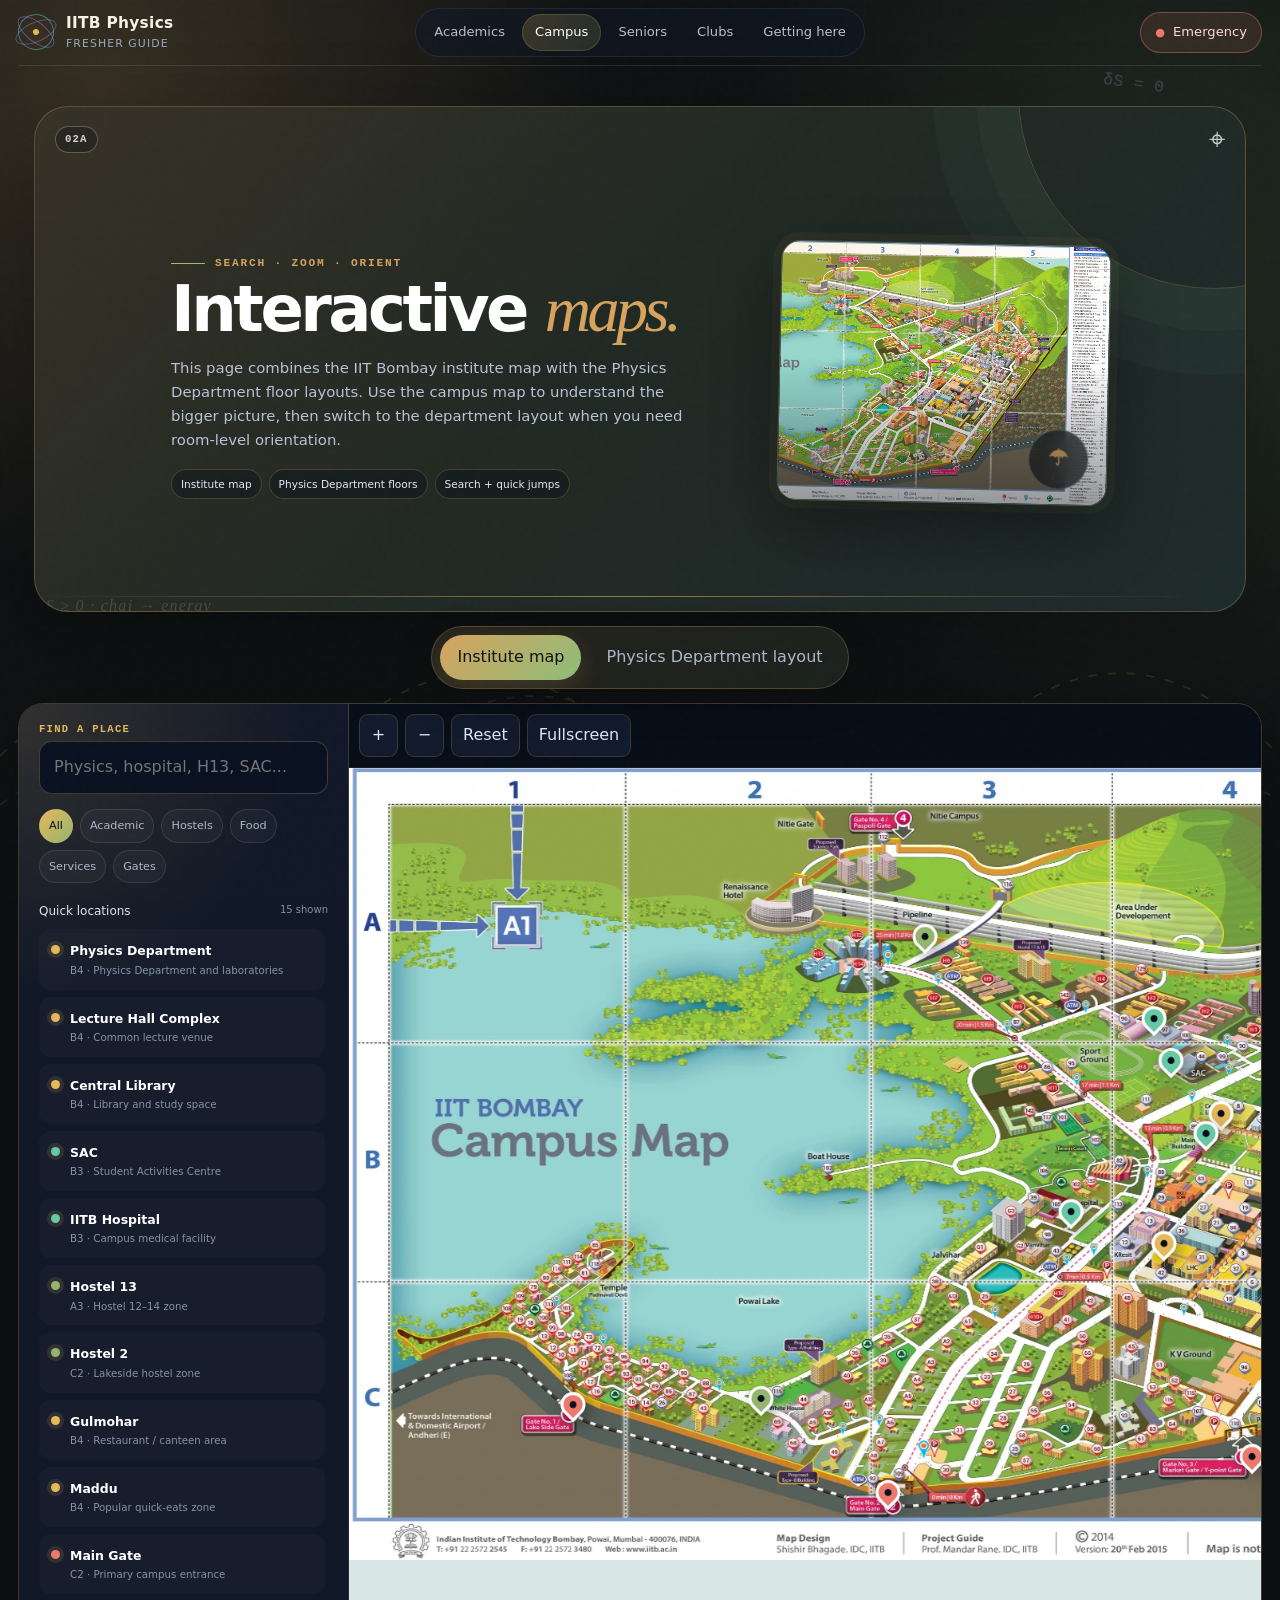
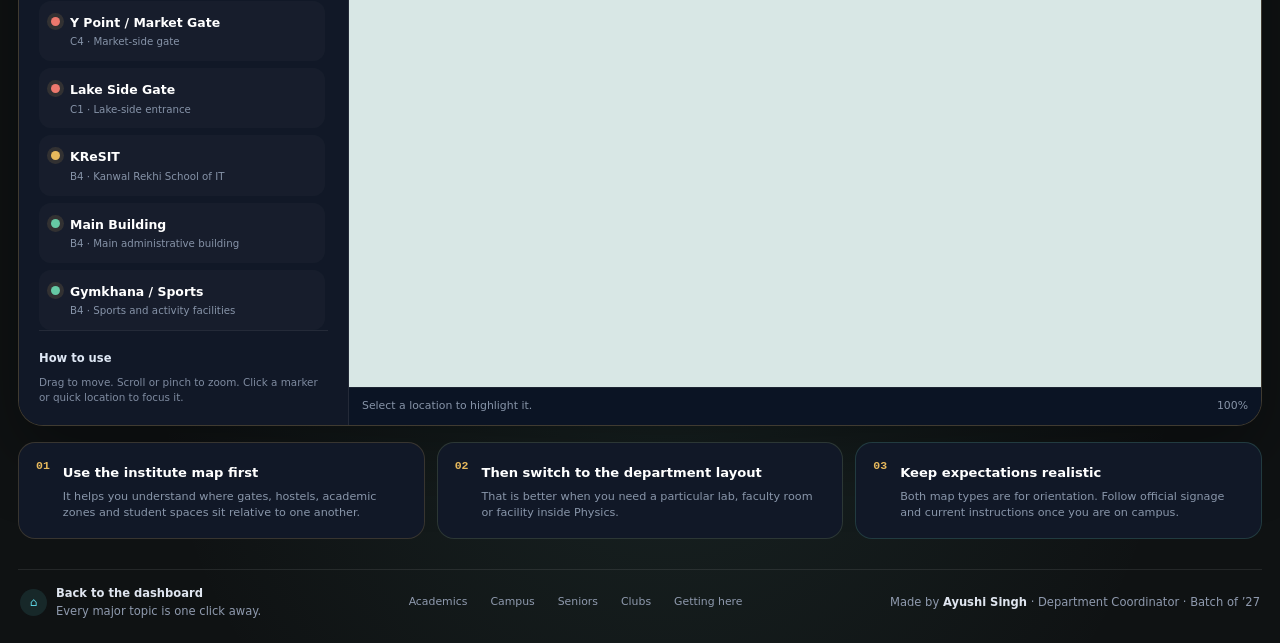
<file: campus-map.html>
<!doctype html>
<html lang="en">
<head>
  <meta charset="utf-8">
  <meta name="viewport" content="width=device-width,initial-scale=1">
  <meta name="description" content="Interactive IIT Bombay campus map and Physics Department layouts for incoming students.">
  <meta name="theme-color" content="#1a2238">
  <title>Interactive Maps — IITB Physics Fresher Guide</title>
  <link rel="stylesheet" href="./styles.css">
</head>
<body class="physics-dashboard-page dashboard-subpage guide-page page-campus campus-map-page">
<a class="skip-link" href="#main">Skip to content</a>
<div class="physics-sky subpage-physics-sky" aria-hidden="true">
  <span class="formula f1">r⃗ = (x,y)</span>
  <span class="formula f2">δS = 0</span>
  <span class="formula f3">you are here →</span>
  <span class="formula f4">∇·E = ρ/ε₀</span>
  <svg class="wave-field" viewBox="0 0 1200 220" preserveAspectRatio="none">
    <path d="M0,110 C100,20 200,200 300,110 S500,20 600,110 S800,200 900,110 S1100,20 1200,110"></path>
    <path d="M0,150 C120,70 220,215 350,120 S560,55 700,140 S980,60 1200,145"></path>
  </svg>
</div>
<nav class="dashboard-nav subpage-dashboard-nav" aria-label="Primary navigation">
  <a class="dashboard-brand" href="./index.html"><span class="brand-orbit" aria-hidden="true"><i></i></span><span><strong>IITB Physics</strong><small>Fresher Guide</small></span></a>
  <div class="dashboard-nav-links">
    <a href="./academics.html">Academics</a>
    <a class="active" href="./campus-life.html">Campus</a>
    <a href="./seniors.html">Seniors</a>
    <a href="./clubs.html">Clubs</a>
    <a href="./transport.html">Getting here</a>
  </div>
  <a class="emergency-pill" href="./emergency.html"><span>●</span> Emergency</a>
</nav>
<main id="main" class="dashboard-main dashboard-subpage-main campus-map-main">
  <section class="page-hero map-page-hero">
    <div class="subpage-card-topline"><span class="card-index">02A</span><span class="card-symbol">⌖</span></div>
    <div class="shell page-hero-grid map-hero-grid">
      <div class="reveal">
        <p class="kicker">Search · zoom · orient</p>
        <h1 class="page-title">Interactive <em>maps.</em></h1>
        <p class="lede">This page combines the IIT Bombay institute map with the Physics Department floor layouts. Use the campus map to understand the bigger picture, then switch to the department layout when you need room-level orientation.</p>
        <div class="subpage-meta"><span>Institute map</span><span>Physics Department floors</span><span>Search + quick jumps</span></div>
      </div>
      <figure class="page-visual reveal map-hero-visual"><img src="./assets/iitb-campus-map.webp" alt="IIT Bombay campus map preview"></figure>
    </div>
  </section>

  <section class="section">
    <div class="shell">
      <div class="tab-bar map-top-tabs" data-tabs=".map-panel">
        <button class="tab-button" data-tab="institute-map" type="button">Institute map</button>
        <button class="tab-button" data-tab="department-layout" type="button">Physics Department layout</button>
      </div>

      <section id="institute-map" class="map-panel active">
        <div class="map-shell">
          <aside class="map-sidebar" aria-label="Map controls">
            <div class="map-search-wrap">
              <label for="map-search">Find a place</label>
              <input id="map-search" type="search" placeholder="Physics, hospital, H13, SAC..." autocomplete="off">
            </div>
            <div class="map-categories" role="group" aria-label="Filter locations">
              <button class="map-chip active" data-map-filter="all" type="button">All</button>
              <button class="map-chip" data-map-filter="academic" type="button">Academic</button>
              <button class="map-chip" data-map-filter="hostel" type="button">Hostels</button>
              <button class="map-chip" data-map-filter="food" type="button">Food</button>
              <button class="map-chip" data-map-filter="service" type="button">Services</button>
              <button class="map-chip" data-map-filter="gate" type="button">Gates</button>
            </div>
            <div class="map-results-head"><span>Quick locations</span><small id="map-result-count">0 shown</small></div>
            <div id="map-results" class="map-results"></div>
            <div class="map-help"><strong>How to use</strong><p>Drag to move. Scroll or pinch to zoom. Click a marker or quick location to focus it.</p></div>
          </aside>
          <div class="map-stage-wrap">
            <div class="map-toolbar" aria-label="Map controls">
              <button id="map-zoom-in" type="button" aria-label="Zoom in">+</button>
              <button id="map-zoom-out" type="button" aria-label="Zoom out">−</button>
              <button id="map-reset" type="button">Reset</button>
              <button id="map-fullscreen" type="button">Fullscreen</button>
            </div>
            <div id="map-viewport" class="map-viewport" tabindex="0" aria-label="Interactive IIT Bombay campus map">
              <div id="map-canvas" class="map-canvas">
                <img src="./assets/iitb-campus-map.webp" alt="Illustrated IIT Bombay campus map">
                <div id="map-markers" class="map-markers"></div>
              </div>
            </div>
            <div class="map-status"><span id="map-selection">Select a location to highlight it.</span><span id="map-zoom-label">100%</span></div>
          </div>
        </div>
      </section>

      <section id="department-layout" class="map-panel">
        <div class="dept-shell panel">
          <div class="dept-sidebar">
            <p class="eyebrow">Physics Department</p>
            <h2>Floor layouts</h2>
            <p class="dept-copy">These booklet layouts are presented in a cleaner viewer so you can switch floors quickly. The original room labels are preserved, but the display is restyled for readability.</p>
            <div class="dept-floor-tabs" role="tablist" aria-label="Physics Department floors">
              <button class="dept-floor-tab active" type="button" data-floor="ground" role="tab" aria-selected="true">Ground floor</button>
              <button class="dept-floor-tab" type="button" data-floor="first" role="tab" aria-selected="false">First floor</button>
              <button class="dept-floor-tab" type="button" data-floor="second" role="tab" aria-selected="false">Second floor</button>
              <button class="dept-floor-tab" type="button" data-floor="third" role="tab" aria-selected="false">Third floor</button>
            </div>
            <div id="dept-meta" class="dept-meta"></div>
            <div class="dept-notes">
              <article><span>Tip</span><p>Use this for room-level orientation after you reach the department building.</p></article>
              <article><span>Note</span><p>Layouts come from the freshie booklet, so some rooms may shift over time.</p></article>
            </div>
          </div>
          <div class="dept-viewer-wrap">
            <div class="dept-toolbar">
              <button id="dept-zoom-in" type="button">+</button>
              <button id="dept-zoom-out" type="button">−</button>
              <button id="dept-reset" type="button">Reset</button>
              <button id="dept-fullscreen" type="button">Fullscreen</button>
            </div>
            <div id="dept-viewport" class="dept-viewport" tabindex="0" aria-label="Physics Department floor viewer">
              <div id="dept-canvas" class="dept-canvas">
                <img id="dept-image" src="./assets/physics-ground-floor.webp" alt="Physics Department ground floor layout">
              </div>
            </div>
          </div>
        </div>
      </section>

      <section class="map-note-grid">
        <article><span>01</span><div><strong>Use the institute map first</strong><p>It helps you understand where gates, hostels, academic zones and student spaces sit relative to one another.</p></div></article>
        <article><span>02</span><div><strong>Then switch to the department layout</strong><p>That is better when you need a particular lab, faculty room or facility inside Physics.</p></div></article>
        <article><span>03</span><div><strong>Keep expectations realistic</strong><p>Both map types are for orientation. Follow official signage and current instructions once you are on campus.</p></div></article>
      </section>
    </div>
  </section>
</main>
<footer class="dashboard-subpage-footer"><div class="dashboard-bottom subpage-bottom"><a class="bottom-note back-dashboard" href="./index.html"><span>⌂</span><p><strong>Back to the dashboard</strong><br>Every major topic is one click away.</p></a><div class="subpage-footer-links" aria-label="Guide links"><a href="./academics.html">Academics</a><a href="./campus-life.html">Campus</a><a href="./seniors.html">Seniors</a><a href="./clubs.html">Clubs</a><a href="./transport.html">Getting here</a></div><p class="maker-credit">Made by <strong>Ayushi Singh</strong> · Department Coordinator · Batch of ’27</p></div></footer>
<script src="./site.js"></script>
<script>
const locations = [
  {id:'physics', name:'Physics Department', category:'academic', zone:'B4', x:57.8, y:70.1, note:'Physics Department and laboratories'},
  {id:'lhc', name:'Lecture Hall Complex', category:'academic', zone:'B4', x:59.6, y:56.2, note:'Common lecture venue'},
  {id:'library', name:'Central Library', category:'academic', zone:'B4', x:51.5, y:45.2, note:'Library and study space'},
  {id:'sac', name:'SAC', category:'service', zone:'B3', x:48.5, y:38.5, note:'Student Activities Centre'},
  {id:'hospital', name:'IITB Hospital', category:'service', zone:'B3', x:42.6, y:57.6, note:'Campus medical facility'},
  {id:'h13', name:'Hostel 13', category:'hostel', zone:'A3', x:34.0, y:22.8, note:'Hostel 12–14 zone'},
  {id:'h2', name:'Hostel 2', category:'hostel', zone:'C2', x:24.3, y:81.2, note:'Lakeside hostel zone'},
  {id:'gulmohar', name:'Gulmohar', category:'food', zone:'B4', x:56.4, y:51.3, note:'Restaurant / canteen area'},
  {id:'maddu', name:'Maddu', category:'food', zone:'B4', x:60.8, y:52.9, note:'Popular quick-eats zone'},
  {id:'main-gate', name:'Main Gate', category:'gate', zone:'C2', x:31.8, y:93.1, note:'Primary campus entrance'},
  {id:'yp-gate', name:'Y Point / Market Gate', category:'gate', zone:'C4', x:53.3, y:88.5, note:'Market-side gate'},
  {id:'lake-gate', name:'Lake Side Gate', category:'gate', zone:'C1', x:13.2, y:82.0, note:'Lake-side entrance'},
  {id:'kresit', name:'KReSIT', category:'academic', zone:'B4', x:48.1, y:61.6, note:'Kanwal Rekhi School of IT'},
  {id:'main-building', name:'Main Building', category:'service', zone:'B4', x:50.6, y:47.7, note:'Main administrative building'},
  {id:'gymkhana', name:'Gymkhana / Sports', category:'service', zone:'B4', x:47.5, y:33.2, note:'Sports and activity facilities'}
];
const floorData = {
  ground: {title:'Ground floor', image:'./assets/physics-ground-floor.webp', note:'Clean room, materials labs, workshop, STAR lab and central facilities.'},
  first: {title:'First floor', image:'./assets/physics-first-floor.webp', note:'Electronics, general physics, solids state and nuclear physics related rooms.'},
  second: {title:'Second floor', image:'./assets/physics-second-floor.webp', note:'Faculty rooms, theory/research rooms and upper-floor academic spaces.'},
  third: {title:'Third floor', image:'./assets/physics-third-floor.webp', note:'Additional faculty and research rooms shown in the booklet layout.'}
};

function initDraggableZoom(viewport, canvas, zoomLabel, onReset){
  let scale = 1, tx = 0, ty = 0, dragging = false, start = {x:0,y:0}, origin = {x:0,y:0};
  function apply(){
    canvas.style.transform = `translate(${tx}px, ${ty}px) scale(${scale})`;
    if (zoomLabel) zoomLabel.textContent = `${Math.round(scale*100)}%`;
  }
  function clamp(v){ return Math.min(4, Math.max(.65, v)); }
  function zoomAt(next, clientX, clientY){
    const rect = viewport.getBoundingClientRect();
    const x = clientX - rect.left, y = clientY - rect.top;
    const old = scale; scale = clamp(next); const f = scale / old;
    tx = x - (x - tx) * f; ty = y - (y - ty) * f; apply();
  }
  viewport.addEventListener('wheel', e => { e.preventDefault(); zoomAt(scale * (e.deltaY < 0 ? 1.12 : .89), e.clientX, e.clientY); }, {passive:false});
  viewport.addEventListener('dblclick', e => zoomAt(scale * 1.35, e.clientX, e.clientY));
  viewport.addEventListener('pointerdown', e => {
    dragging = true; viewport.setPointerCapture(e.pointerId); start = {x:e.clientX,y:e.clientY}; origin = {x:tx,y:ty}; viewport.classList.add('dragging');
  });
  viewport.addEventListener('pointermove', e => { if(!dragging) return; tx = origin.x + e.clientX - start.x; ty = origin.y + e.clientY - start.y; apply(); });
  function endDrag(e){ if (dragging && viewport.hasPointerCapture(e.pointerId)) viewport.releasePointerCapture(e.pointerId); dragging = false; viewport.classList.remove('dragging'); }
  viewport.addEventListener('pointerup', endDrag); viewport.addEventListener('pointercancel', endDrag);
  return {
    zoomIn(){ const r=viewport.getBoundingClientRect(); zoomAt(scale*1.2, r.left+r.width/2, r.top+r.height/2); },
    zoomOut(){ const r=viewport.getBoundingClientRect(); zoomAt(scale/1.2, r.left+r.width/2, r.top+r.height/2); },
    reset(){ scale=1; tx=0; ty=0; apply(); if(onReset) onReset(); },
    setView(nextScale,nextTx,nextTy){ scale=clamp(nextScale); tx=nextTx; ty=nextTy; apply(); },
    apply
  };
}

// Institute map
const mapViewport = document.querySelector('#map-viewport');
const mapCanvas = document.querySelector('#map-canvas');
const markerLayer = document.querySelector('#map-markers');
const resultList = document.querySelector('#map-results');
const search = document.querySelector('#map-search');
const count = document.querySelector('#map-result-count');
const selection = document.querySelector('#map-selection');
const zoomLabel = document.querySelector('#map-zoom-label');
const chips = [...document.querySelectorAll('.map-chip')];
let activeFilter = 'all';
let selectedId = '';
const mapControls = initDraggableZoom(mapViewport, mapCanvas, zoomLabel, () => { selectedId=''; selection.textContent='Select a location to highlight it.'; updateMarkers(); });
function visibleLocations(){
  const q = search.value.trim().toLowerCase();
  return locations.filter(loc => (activeFilter==='all'||loc.category===activeFilter) && (!q || `${loc.name} ${loc.zone} ${loc.note}`.toLowerCase().includes(q)));
}
function focusLocation(loc){
  selectedId = loc.id;
  const rect = mapViewport.getBoundingClientRect();
  const px = mapCanvas.offsetWidth * loc.x / 100;
  const py = mapCanvas.offsetHeight * loc.y / 100;
  const focusScale = 1.85;
  const tx = rect.width / 2 - px * focusScale;
  const ty = rect.height / 2 - py * focusScale;
  mapControls.setView(focusScale, tx, ty);
  selection.innerHTML = `<strong>${loc.name}</strong> · ${loc.zone} · ${loc.note}`;
  updateMarkers();
}
function updateMarkers(){
  const ids = new Set(visibleLocations().map(v => v.id));
  [...markerLayer.children].forEach(marker => {
    marker.hidden = !ids.has(marker.dataset.id);
    marker.classList.toggle('selected', marker.dataset.id === selectedId);
  });
}
function renderResults(){
  const visible = visibleLocations();
  count.textContent = `${visible.length} shown`;
  resultList.innerHTML = '';
  visible.forEach(loc => {
    const btn = document.createElement('button');
    btn.type = 'button'; btn.className = 'map-result'; btn.dataset.category = loc.category;
    btn.innerHTML = `<span class="map-result-dot"></span><span><strong>${loc.name}</strong><small>${loc.zone} · ${loc.note}</small></span>`;
    btn.addEventListener('click', () => focusLocation(loc));
    resultList.appendChild(btn);
  });
  if (!visible.length) resultList.innerHTML = '<p class="map-empty">No matching location.</p>';
  updateMarkers();
}
locations.forEach(loc => {
  const marker = document.createElement('button');
  marker.type='button'; marker.className='map-marker'; marker.dataset.id=loc.id; marker.dataset.category=loc.category;
  marker.style.left = `${loc.x}%`; marker.style.top = `${loc.y}%`; marker.setAttribute('aria-label', loc.name);
  marker.innerHTML = '<span></span><b>'+loc.name+'</b>';
  marker.addEventListener('click', e => { e.stopPropagation(); focusLocation(loc); });
  markerLayer.appendChild(marker);
});
chips.forEach(chip => chip.addEventListener('click', () => { activeFilter = chip.dataset.mapFilter; chips.forEach(c => c.classList.toggle('active', c===chip)); renderResults(); }));
search.addEventListener('input', renderResults);
document.querySelector('#map-zoom-in').addEventListener('click', () => mapControls.zoomIn());
document.querySelector('#map-zoom-out').addEventListener('click', () => mapControls.zoomOut());
document.querySelector('#map-reset').addEventListener('click', () => mapControls.reset());
document.querySelector('#map-fullscreen').addEventListener('click', async () => { const el=document.querySelector('.map-stage-wrap'); if(!document.fullscreenElement) await el.requestFullscreen(); else await document.exitFullscreen(); });
renderResults();
mapControls.apply();

// Department layout
const deptTabs = [...document.querySelectorAll('.dept-floor-tab')];
const deptMeta = document.querySelector('#dept-meta');
const deptImage = document.querySelector('#dept-image');
const deptCanvas = document.querySelector('#dept-canvas');
const deptViewport = document.querySelector('#dept-viewport');
const deptControls = initDraggableZoom(deptViewport, deptCanvas, null, null);
function setFloor(id){
  const data = floorData[id]; if(!data) return;
  deptTabs.forEach(tab => { const active = tab.dataset.floor === id; tab.classList.toggle('active', active); tab.setAttribute('aria-selected', String(active)); });
  deptImage.src = data.image; deptImage.alt = `Physics Department ${data.title.toLowerCase()} layout`;
  deptMeta.innerHTML = `<strong>${data.title}</strong><p>${data.note}</p>`;
  deptControls.reset();
}
deptTabs.forEach(tab => tab.addEventListener('click', () => setFloor(tab.dataset.floor)));
document.querySelector('#dept-zoom-in').addEventListener('click', () => deptControls.zoomIn());
document.querySelector('#dept-zoom-out').addEventListener('click', () => deptControls.zoomOut());
document.querySelector('#dept-reset').addEventListener('click', () => deptControls.reset());
document.querySelector('#dept-fullscreen').addEventListener('click', async () => { const el=document.querySelector('.dept-viewer-wrap'); if(!document.fullscreenElement) await el.requestFullscreen(); else await document.exitFullscreen(); });
setFloor('ground');
</script>
</body>
</html>
</file>
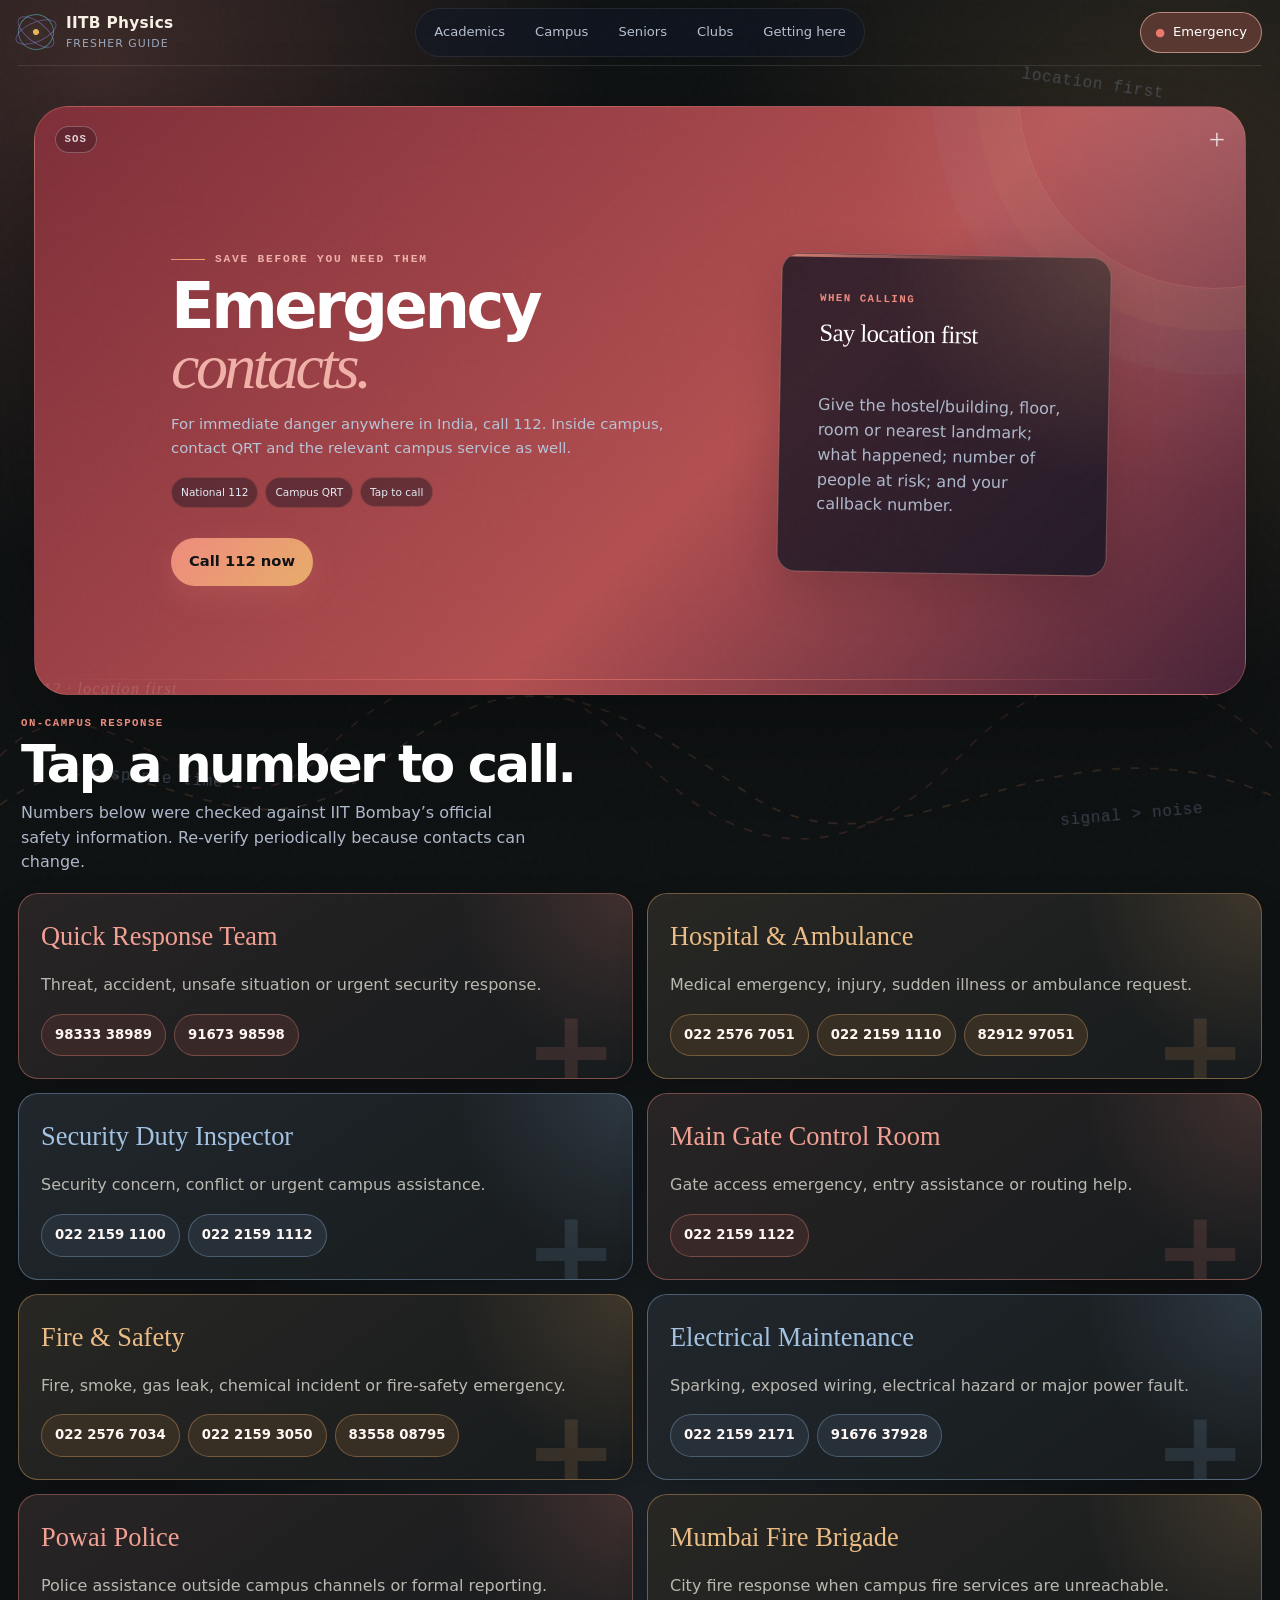
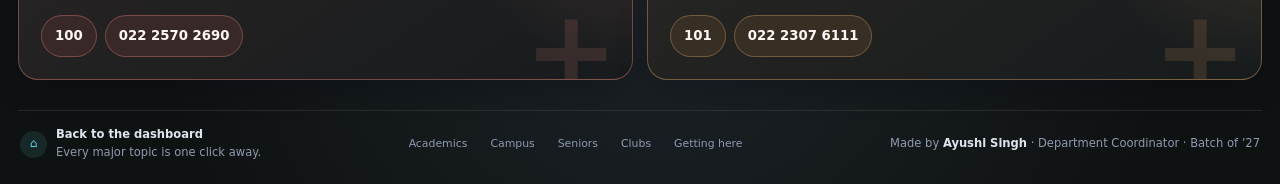
<file: emergency.html>
<!doctype html><html lang="en"><head><meta charset="utf-8"><meta name="viewport" content="width=device-width,initial-scale=1"><meta name="theme-color" content="#4b2425"><meta name="description" content="IIT Bombay emergency contacts for security, ambulance, hospital and fire response."><title>Emergency Contacts — IITB Fresher Guide</title><link rel="stylesheet" href="./styles.css"><style>.call-grid{display:grid;grid-template-columns:repeat(2,1fr);gap:14px}.call-card{padding:22px;border:1px solid rgba(214,111,98,.28);border-radius:20px;background:rgba(109,64,51,.36)}.call-card h2{margin:0 0 7px;font-family:Georgia,serif;font-size:1.65rem;font-weight:500}.call-card p{color:var(--muted)}.call-actions{display:flex;flex-wrap:wrap;gap:8px;margin-top:16px}.call-button{display:inline-flex;padding:10px 13px;border-radius:999px;background:var(--ink);color:var(--paper);font-weight:800;text-decoration:none;font-size:.83rem}.national{background:#6d4033!important}@media(max-width:720px){.call-grid{grid-template-columns:1fr}}</style></head><body class="physics-dashboard-page dashboard-subpage guide-page page-emergency"><a class="skip-link" href="#main">Skip to content</a>
<div class="physics-sky subpage-physics-sky" aria-hidden="true">
  <span class="formula f1">112</span>
  <span class="formula f2">location first</span>
  <span class="formula f3">response time ↓</span>
  <span class="formula f4">signal > noise</span>
  <svg class="wave-field" viewBox="0 0 1200 220" preserveAspectRatio="none">
    <path d="M0,110 C100,20 200,200 300,110 S500,20 600,110 S800,200 900,110 S1100,20 1200,110"></path>
    <path d="M0,150 C120,70 220,215 350,120 S560,55 700,140 S980,60 1200,145"></path>
  </svg>
</div>
<nav class="dashboard-nav subpage-dashboard-nav" aria-label="Primary navigation">
  <a class="dashboard-brand" href="./index.html">
    <span class="brand-orbit" aria-hidden="true"><i></i></span>
    <span><strong>IITB Physics</strong><small>Fresher Guide</small></span>
  </a>
  <div class="dashboard-nav-links">
    <a href="./academics.html">Academics</a><a href="./campus-life.html">Campus</a><a href="./seniors.html">Seniors</a><a href="./clubs.html">Clubs</a><a href="./transport.html">Getting here</a>
  </div>
  <a class="emergency-pill active" href="./emergency.html"><span>●</span> Emergency</a>
</nav><main id="main" class="dashboard-main dashboard-subpage-main"><section class="page-hero national"><div class="subpage-card-topline"><span class="card-index">SOS</span><span class="card-symbol">+</span></div><div class="shell page-hero-grid"><div><p class="kicker" style="color:#f0b1a8">Save before you need them</p><h1 class="page-title">Emergency <em style="color:#f0b1a8">contacts.</em></h1><p class="lede">For immediate danger anywhere in India, call 112. Inside campus, contact QRT and the relevant campus service as well.</p><div class="subpage-meta"><span>National 112</span><span>Campus QRT</span><span>Tap to call</span></div><div class="hero-actions"><a class="btn btn-primary" href="tel:112">Call 112 now</a></div></div><div class="panel"><p class="eyebrow">When calling</p><h3>Say location first</h3><p>Give the hostel/building, floor, room or nearest landmark; what happened; number of people at risk; and your callback number.</p></div></div></section><section class="section"><div class="shell"><div class="section-head"><div><p class="eyebrow">On-campus response</p><h2 class="section-title">Tap a number to call.</h2><p class="section-copy">Numbers below were checked against IIT Bombay’s official safety information. Re-verify periodically because contacts can change.</p></div></div><div class="call-grid"><article class="call-card"><h2>Quick Response Team</h2><p>Threat, accident, unsafe situation or urgent security response.</p><div class="call-actions"><a class="call-button" href="tel:+919833338989">98333 38989</a><a class="call-button" href="tel:+919167398598">91673 98598</a></div></article><article class="call-card"><h2>Hospital & Ambulance</h2><p>Medical emergency, injury, sudden illness or ambulance request.</p><div class="call-actions"><a class="call-button" href="tel:+912225767051">022 2576 7051</a><a class="call-button" href="tel:+912221591110">022 2159 1110</a><a class="call-button" href="tel:+918291297051">82912 97051</a></div></article><article class="call-card"><h2>Security Duty Inspector</h2><p>Security concern, conflict or urgent campus assistance.</p><div class="call-actions"><a class="call-button" href="tel:+912221591100">022 2159 1100</a><a class="call-button" href="tel:+912221591112">022 2159 1112</a></div></article><article class="call-card"><h2>Main Gate Control Room</h2><p>Gate access emergency, entry assistance or routing help.</p><div class="call-actions"><a class="call-button" href="tel:+912221591122">022 2159 1122</a></div></article><article class="call-card"><h2>Fire & Safety</h2><p>Fire, smoke, gas leak, chemical incident or fire-safety emergency.</p><div class="call-actions"><a class="call-button" href="tel:+912225767034">022 2576 7034</a><a class="call-button" href="tel:+912221593050">022 2159 3050</a><a class="call-button" href="tel:+918355808795">83558 08795</a></div></article><article class="call-card"><h2>Electrical Maintenance</h2><p>Sparking, exposed wiring, electrical hazard or major power fault.</p><div class="call-actions"><a class="call-button" href="tel:+912221592171">022 2159 2171</a><a class="call-button" href="tel:+919167637928">91676 37928</a></div></article><article class="call-card"><h2>Powai Police</h2><p>Police assistance outside campus channels or formal reporting.</p><div class="call-actions"><a class="call-button" href="tel:100">100</a><a class="call-button" href="tel:+912225702690">022 2570 2690</a></div></article><article class="call-card"><h2>Mumbai Fire Brigade</h2><p>City fire response when campus fire services are unreachable.</p><div class="call-actions"><a class="call-button" href="tel:101">101</a><a class="call-button" href="tel:+912223076111">022 2307 6111</a></div></article></div></div></section></main>
<footer class="dashboard-subpage-footer">
  <div class="dashboard-bottom subpage-bottom">
    <a class="bottom-note back-dashboard" href="./index.html">
      <span>⌂</span>
      <p><strong>Back to the dashboard</strong><br>Every major topic is one click away.</p>
    </a>
    <div class="subpage-footer-links" aria-label="Guide links">
      <a href="./academics.html">Academics</a>
      <a href="./campus-life.html">Campus</a>
      <a href="./seniors.html">Seniors</a>
      <a href="./clubs.html">Clubs</a>
      <a href="./transport.html">Getting here</a>
    </div>
    <p class="maker-credit">Made by <strong>Ayushi Singh</strong> · Department Coordinator · Batch of ’27</p>
  </div>
</footer><script src="./site.js"></script></body></html>
</file>
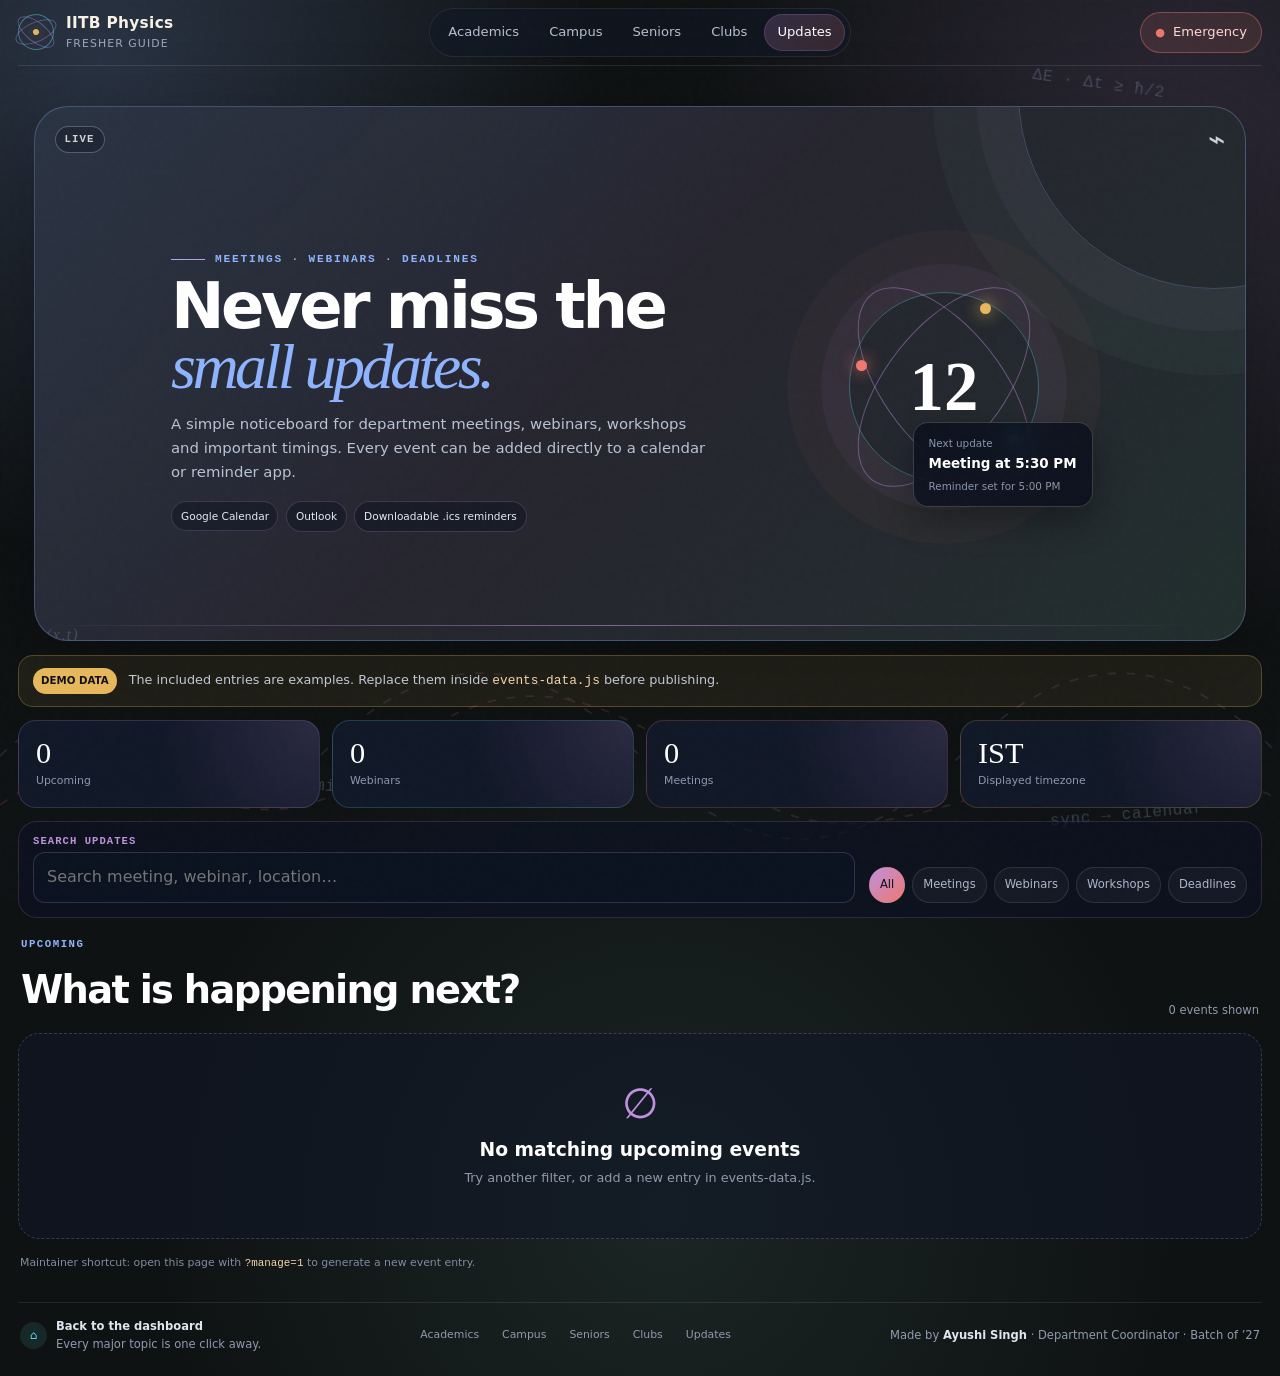
<file: events.html>
<!doctype html>
<html lang="en">
<head>
  <meta charset="utf-8">
  <meta name="viewport" content="width=device-width,initial-scale=1">
  <meta name="description" content="Meetings, webinars, deadlines and student updates for IIT Bombay MSc Physics freshers.">
  <meta name="theme-color" content="#291c3b">
  <title>Events & Updates — IITB Physics Fresher Guide</title>
  <link rel="stylesheet" href="./styles.css">
</head>
<body class="physics-dashboard-page dashboard-subpage guide-page page-events">
<a class="skip-link" href="#main">Skip to updates</a>

<div class="physics-sky subpage-physics-sky" aria-hidden="true">
  <span class="formula f1">t → next event</span>
  <span class="formula f2">ΔE · Δt ≥ ħ/2</span>
  <span class="formula f3">reminder = event − 30 min</span>
  <span class="formula f4">sync → calendar</span>
  <svg class="wave-field" viewBox="0 0 1200 220" preserveAspectRatio="none">
    <path d="M0,110 C100,20 200,200 300,110 S500,20 600,110 S800,200 900,110 S1100,20 1200,110"></path>
    <path d="M0,150 C120,70 220,215 350,120 S560,55 700,140 S980,60 1200,145"></path>
  </svg>
</div>

<nav class="dashboard-nav subpage-dashboard-nav" aria-label="Primary navigation">
  <a class="dashboard-brand" href="./index.html">
    <span class="brand-orbit" aria-hidden="true"><i></i></span>
    <span><strong>IITB Physics</strong><small>Fresher Guide</small></span>
  </a>
  <div class="dashboard-nav-links">
    <a href="./academics.html">Academics</a>
    <a href="./campus-life.html">Campus</a>
    <a href="./seniors.html">Seniors</a>
    <a href="./clubs.html">Clubs</a>
    <a class="active" href="./events.html">Updates</a>
  </div>
  <a class="emergency-pill" href="./emergency.html"><span>●</span> Emergency</a>
</nav>

<main id="main" class="dashboard-main dashboard-subpage-main">
  <section class="page-hero events-page-hero">
    <div class="subpage-card-topline">
      <span class="card-index">LIVE</span>
      <span class="card-symbol">⌁</span>
    </div>
    <div class="shell page-hero-grid">
      <div class="reveal">
        <p class="kicker">Meetings · Webinars · Deadlines</p>
        <h1 class="page-title">Never miss the <em>small updates.</em></h1>
        <p class="lede">A simple noticeboard for department meetings, webinars, workshops and important timings. Every event can be added directly to a calendar or reminder app.</p>
        <div class="subpage-meta">
          <span>Google Calendar</span>
          <span>Outlook</span>
          <span>Downloadable .ics reminders</span>
        </div>
      </div>
      <div class="events-hero-visual reveal" aria-hidden="true">
        <div class="event-orbit">
          <span class="orbit-date">12</span>
          <i class="orbit-one"></i>
          <i class="orbit-two"></i>
          <i class="orbit-three"></i>
        </div>
        <div class="hero-notice-card">
          <span>Next update</span>
          <strong>Meeting at 5:30 PM</strong>
          <small>Reminder set for 5:00 PM</small>
        </div>
      </div>
    </div>
  </section>

  <section class="section">
    <div class="shell">
      <div id="demo-banner" class="events-demo-banner">
        <span>Demo data</span>
        <p>The included entries are examples. Replace them inside <code>events-data.js</code> before publishing.</p>
      </div>

      <section class="events-summary" aria-label="Event summary">
        <div><strong id="upcoming-count">2</strong><span>Upcoming</span></div>
        <div><strong id="webinar-count">1</strong><span>Webinars</span></div>
        <div><strong id="meeting-count">1</strong><span>Meetings</span></div>
        <div><strong>IST</strong><span>Displayed timezone</span></div>
      </section>

      <section class="events-controls" aria-label="Search and filter events">
        <label class="events-search">
          <span>Search updates</span>
          <input id="event-search" type="search" placeholder="Search meeting, webinar, location…" autocomplete="off">
        </label>
        <div class="event-filter-row" role="group" aria-label="Filter event category">
          <button class="event-filter active" data-event-filter="all" type="button">All</button>
          <button class="event-filter" data-event-filter="meeting" type="button">Meetings</button>
          <button class="event-filter" data-event-filter="webinar" type="button">Webinars</button>
          <button class="event-filter" data-event-filter="workshop" type="button">Workshops</button>
          <button class="event-filter" data-event-filter="deadline" type="button">Deadlines</button>
        </div>
      </section>

      <section class="events-section-head">
        <div>
          <p class="eyebrow">Upcoming</p>
          <h2>What is happening next?</h2>
        </div>
        <p id="event-result-count" aria-live="polite">2 events shown</p>
      </section>

      <div id="events-list" class="events-list">
        
<article class="event-card" data-event-category="meeting">
  <div class="event-date-tile"><span>JAN</span><strong>12</strong></div>
  <div class="event-card-main">
    <div class="event-card-topline">
      <span class="event-category">Meeting</span>
      <span class="event-draft-badge">Demo entry</span>
    </div>
    <h3>Example — Department Welcome Meeting</h3>
    <p>Replace this demonstration entry with the actual meeting title, timing and details before publishing.</p>
    <div class="event-meta">
      <span>◷ 17:30–18:15 IST</span>
      <span>⌖ Physics Department Seminar Room</span>
      <span>By Department Coordinator</span>
    </div>
  </div>
  <div class="event-card-actions">
    <details class="reminder-menu">
      <summary>Add reminder</summary>
      <div class="reminder-options">
        <button type="button" disabled>Google Calendar</button>
        <button type="button" disabled>Outlook</button>
        <button type="button" disabled>Download .ics</button>
      </div>
    </details>
    
  </div>
</article>


<article class="event-card" data-event-category="webinar">
  <div class="event-date-tile"><span>JAN</span><strong>18</strong></div>
  <div class="event-card-main">
    <div class="event-card-topline">
      <span class="event-category">Webinar</span>
      <span class="event-draft-badge">Demo entry</span>
    </div>
    <h3>Example — Research Opportunities Webinar</h3>
    <p>A sample webinar card showing how online events, registration links and reminders will appear.</p>
    <div class="event-meta">
      <span>◷ 18:00–19:00 IST</span>
      <span>⌖ Online</span>
      <span>By Physics Student Council</span>
    </div>
  </div>
  <div class="event-card-actions">
    <details class="reminder-menu">
      <summary>Add reminder</summary>
      <div class="reminder-options">
        <button type="button" disabled>Google Calendar</button>
        <button type="button" disabled>Outlook</button>
        <button type="button" disabled>Download .ics</button>
      </div>
    </details>
    <a class="event-secondary-action" href="https://example.com/replace-this-link" target="_blank" rel="noopener">Registration link ↗</a>
  </div>
</article>

      </div>

      <section id="past-events-section" class="past-events-section" hidden>
        <details>
          <summary>View previous updates <span id="past-count"></span></summary>
          <div id="past-events-list" class="events-list compact"></div>
        </details>
      </section>

      <section id="event-manager" class="event-manager panel" hidden>
        <div class="event-manager-intro">
          <p class="eyebrow">Maintainer helper</p>
          <h2>Generate an event entry</h2>
          <p>This form creates a ready-to-paste event object. It does not publish automatically because the website is hosted as a static GitHub Pages site.</p>
        </div>
        <form id="event-builder-form" class="event-builder-grid">
          <label>Title<input name="title" required placeholder="Department meeting"></label>
          <label>Category
            <select name="category">
              <option>Meeting</option><option>Webinar</option><option>Workshop</option>
              <option>Deadline</option><option>Orientation</option><option>Social</option>
            </select>
          </label>
          <label>Date<input name="date" type="date" required></label>
          <label>Start time<input name="start" type="time" required></label>
          <label>End time<input name="end" type="time" required></label>
          <label>Location / platform<input name="location" placeholder="Seminar room or Zoom"></label>
          <label class="builder-wide">Description<textarea name="description" rows="3"></textarea></label>
          <label>Organizer<input name="organizer" placeholder="Department Coordinator"></label>
          <label>Registration URL<input name="registrationUrl" type="url" placeholder="https://…"></label>
          <button class="btn btn-primary builder-wide" type="submit">Generate event code</button>
        </form>
        <div id="event-code-output" class="event-code-output" hidden>
          <div><strong>Copy this object into events-data.js</strong><button id="copy-event-code" type="button">Copy</button></div>
          <pre><code id="event-code"></code></pre>
        </div>
      </section>

      <p class="events-admin-note">Maintainer shortcut: open this page with <code>?manage=1</code> to generate a new event entry.</p>
    </div>
  </section>
</main>

<footer class="dashboard-subpage-footer">
  <div class="dashboard-bottom subpage-bottom">
    <a class="bottom-note back-dashboard" href="./index.html">
      <span>⌂</span>
      <p><strong>Back to the dashboard</strong><br>Every major topic is one click away.</p>
    </a>
    <div class="subpage-footer-links" aria-label="Guide links">
      <a href="./academics.html">Academics</a>
      <a href="./campus-life.html">Campus</a>
      <a href="./seniors.html">Seniors</a>
      <a href="./clubs.html">Clubs</a>
      <a href="./events.html">Updates</a>
    </div>
    <p class="maker-credit">Made by <strong>Ayushi Singh</strong> · Department Coordinator · Batch of ’27</p>
  </div>
</footer>

<script src="./site.js"></script>
<script src="./events-data.js"></script>
<script>
const eventsData = Array.isArray(window.EVENTS_DATA) ? window.EVENTS_DATA : [];
const eventsList = document.querySelector('#events-list');
const pastList = document.querySelector('#past-events-list');
const pastSection = document.querySelector('#past-events-section');
const searchInput = document.querySelector('#event-search');
const filterButtons = [...document.querySelectorAll('.event-filter')];
const resultCount = document.querySelector('#event-result-count');
let activeEventFilter = 'all';

function eventDate(event, key = 'start') {
  const time = event[key] || event.start || '00:00';
  return new Date(`${event.date}T${time}:00+05:30`);
}

function dateParts(event) {
  const date = eventDate(event);
  return {
    month: date.toLocaleDateString('en-IN', { month: 'short', timeZone: 'Asia/Kolkata' }).toUpperCase(),
    day: date.toLocaleDateString('en-IN', { day: '2-digit', timeZone: 'Asia/Kolkata' }),
    full: date.toLocaleDateString('en-IN', { weekday: 'short', day: 'numeric', month: 'short', year: 'numeric', timeZone: 'Asia/Kolkata' })
  };
}

function safeText(value) {
  const node = document.createElement('div');
  node.textContent = value || '';
  return node.innerHTML;
}

function calendarDescription(event) {
  return [event.description, event.organizer ? `Organizer: ${event.organizer}` : '', event.registrationUrl ? `Registration: ${event.registrationUrl}` : '']
    .filter(Boolean).join('\n\n');
}

function compactUtc(date) {
  return date.toISOString().replace(/[-:]/g, '').replace(/\.\d{3}Z$/, 'Z');
}

function googleCalendarUrl(event) {
  const params = new URLSearchParams({
    action: 'TEMPLATE',
    text: event.title,
    dates: `${compactUtc(eventDate(event, 'start'))}/${compactUtc(eventDate(event, 'end'))}`,
    ctz: event.timezone || 'Asia/Kolkata',
    details: calendarDescription(event),
    location: event.location || ''
  });
  return `https://calendar.google.com/calendar/render?${params.toString()}`;
}

function outlookCalendarUrl(event) {
  const params = new URLSearchParams({
    subject: event.title,
    startdt: eventDate(event, 'start').toISOString(),
    enddt: eventDate(event, 'end').toISOString(),
    body: calendarDescription(event),
    location: event.location || '',
    path: '/calendar/action/compose',
    rru: 'addevent'
  });
  return `https://outlook.live.com/calendar/0/deeplink/compose?${params.toString()}`;
}

function downloadIcs(event) {
  const content = [
    'BEGIN:VCALENDAR',
    'VERSION:2.0',
    'PRODID:-//IITB Physics Fresher Guide//Events//EN',
    'BEGIN:VEVENT',
    `UID:${event.id}@iitbphysicsfreshie`,
    `DTSTAMP:${compactUtc(new Date())}`,
    `DTSTART:${compactUtc(eventDate(event, 'start'))}`,
    `DTEND:${compactUtc(eventDate(event, 'end'))}`,
    `SUMMARY:${String(event.title).replace(/,/g, '\\,')}`,
    `DESCRIPTION:${calendarDescription(event).replace(/\n/g, '\\n').replace(/,/g, '\\,')}`,
    `LOCATION:${String(event.location || '').replace(/,/g, '\\,')}`,
    'END:VEVENT',
    'END:VCALENDAR'
  ].join('\r\n');

  const blob = new Blob([content], { type: 'text/calendar;charset=utf-8' });
  const link = document.createElement('a');
  link.href = URL.createObjectURL(blob);
  link.download = `${event.id || 'event'}.ics`;
  document.body.appendChild(link);
  link.click();
  link.remove();
  URL.revokeObjectURL(link.href);
}

function countdown(event) {
  const diff = eventDate(event) - new Date();
  if (diff <= 0) return 'Starting soon';
  const days = Math.floor(diff / 86400000);
  const hours = Math.floor((diff % 86400000) / 3600000);
  if (days > 0) return `In ${days} day${days === 1 ? '' : 's'}`;
  if (hours > 0) return `In ${hours} hour${hours === 1 ? '' : 's'}`;
  return 'Starting soon';
}

function createEventCard(event, compact = false) {
  const date = dateParts(event);
  const article = document.createElement('article');
  article.className = `event-card${compact ? ' event-card-compact' : ''}`;
  article.dataset.eventCategory = String(event.category || '').toLowerCase();

  const registration = event.registrationUrl
    ? `<a class="event-secondary-action" href="${safeText(event.registrationUrl)}" target="_blank" rel="noopener">Registration link ↗</a>`
    : '';

  article.innerHTML = `
    <div class="event-date-tile"><span>${date.month}</span><strong>${date.day}</strong></div>
    <div class="event-card-main">
      <div class="event-card-topline">
        <span class="event-category">${safeText(event.category || 'Update')}</span>
        ${event.draft ? '<span class="event-draft-badge">Demo entry</span>' : `<span class="event-countdown">${countdown(event)}</span>`}
      </div>
      <h3>${safeText(event.title)}</h3>
      <p>${safeText(event.description)}</p>
      <div class="event-meta">
        <span>◷ ${safeText(event.start)}–${safeText(event.end)} IST</span>
        <span>⌖ ${safeText(event.location || event.mode || 'Details soon')}</span>
        ${event.organizer ? `<span>By ${safeText(event.organizer)}</span>` : ''}
      </div>
    </div>
    <div class="event-card-actions">
      <details class="reminder-menu">
        <summary>Add reminder</summary>
        <div class="reminder-options">
          <a href="${googleCalendarUrl(event)}" target="_blank" rel="noopener">Google Calendar</a>
          <a href="${outlookCalendarUrl(event)}" target="_blank" rel="noopener">Outlook Calendar</a>
          <button class="ics-button" type="button">Download .ics</button>
        </div>
      </details>
      ${registration}
    </div>`;

  article.querySelector('.ics-button').addEventListener('click', () => downloadIcs(event));
  return article;
}

function filteredEvents(items) {
  const query = searchInput.value.trim().toLowerCase();
  return items.filter(event => {
    const categoryMatch = activeEventFilter === 'all' || String(event.category).toLowerCase() === activeEventFilter;
    const searchText = `${event.title} ${event.category} ${event.location} ${event.description} ${event.organizer}`.toLowerCase();
    return categoryMatch && (!query || searchText.includes(query));
  });
}

function renderEvents() {
  const now = new Date();
  const upcoming = eventsData
    .filter(event => eventDate(event, 'end') >= now)
    .sort((a, b) => eventDate(a) - eventDate(b));
  const past = eventsData
    .filter(event => eventDate(event, 'end') < now)
    .sort((a, b) => eventDate(b) - eventDate(a));

  const visibleUpcoming = filteredEvents(upcoming);
  eventsList.replaceChildren();

  if (!visibleUpcoming.length) {
    const empty = document.createElement('div');
    empty.className = 'events-empty';
    empty.innerHTML = '<span>∅</span><h3>No matching upcoming events</h3><p>Try another filter, or add a new entry in events-data.js.</p>';
    eventsList.appendChild(empty);
  } else {
    visibleUpcoming.forEach(event => eventsList.appendChild(createEventCard(event)));
  }

  const visiblePast = filteredEvents(past);
  pastList.replaceChildren();
  visiblePast.forEach(event => pastList.appendChild(createEventCard(event, true)));
  pastSection.hidden = !visiblePast.length;
  document.querySelector('#past-count').textContent = visiblePast.length ? `(${visiblePast.length})` : '';

  resultCount.textContent = `${visibleUpcoming.length} event${visibleUpcoming.length === 1 ? '' : 's'} shown`;
  document.querySelector('#upcoming-count').textContent = upcoming.length;
  document.querySelector('#webinar-count').textContent = upcoming.filter(e => String(e.category).toLowerCase() === 'webinar').length;
  document.querySelector('#meeting-count').textContent = upcoming.filter(e => String(e.category).toLowerCase() === 'meeting').length;
  document.querySelector('#demo-banner').hidden = !eventsData.some(event => event.draft);
}

filterButtons.forEach(button => button.addEventListener('click', () => {
  activeEventFilter = button.dataset.eventFilter;
  filterButtons.forEach(item => item.classList.toggle('active', item === button));
  renderEvents();
}));
searchInput.addEventListener('input', renderEvents);

// Maintainer helper — available only with ?manage=1
const manager = document.querySelector('#event-manager');
if (new URLSearchParams(location.search).get('manage') === '1') manager.hidden = false;

const builderForm = document.querySelector('#event-builder-form');
const codeOutput = document.querySelector('#event-code-output');
const eventCode = document.querySelector('#event-code');

builderForm.addEventListener('submit', event => {
  event.preventDefault();
  const data = Object.fromEntries(new FormData(builderForm));
  const id = `${data.date || 'event'}-${String(data.title || 'update').toLowerCase().replace(/[^a-z0-9]+/g, '-').replace(/^-|-$/g, '')}`;
  const object = {
    id,
    title: data.title,
    category: data.category,
    date: data.date,
    start: data.start,
    end: data.end,
    timezone: 'Asia/Kolkata',
    location: data.location,
    mode: data.location && data.location.toLowerCase().includes('online') ? 'Online' : 'In person',
    description: data.description,
    organizer: data.organizer,
    registrationUrl: data.registrationUrl,
    featured: false,
    draft: false
  };
  eventCode.textContent = JSON.stringify(object, null, 2) + ',';
  codeOutput.hidden = false;
});

document.querySelector('#copy-event-code').addEventListener('click', async () => {
  await navigator.clipboard.writeText(eventCode.textContent);
  document.querySelector('#copy-event-code').textContent = 'Copied';
  setTimeout(() => document.querySelector('#copy-event-code').textContent = 'Copy', 1400);
});

renderEvents();
</script>
</body>
</html>
</file>
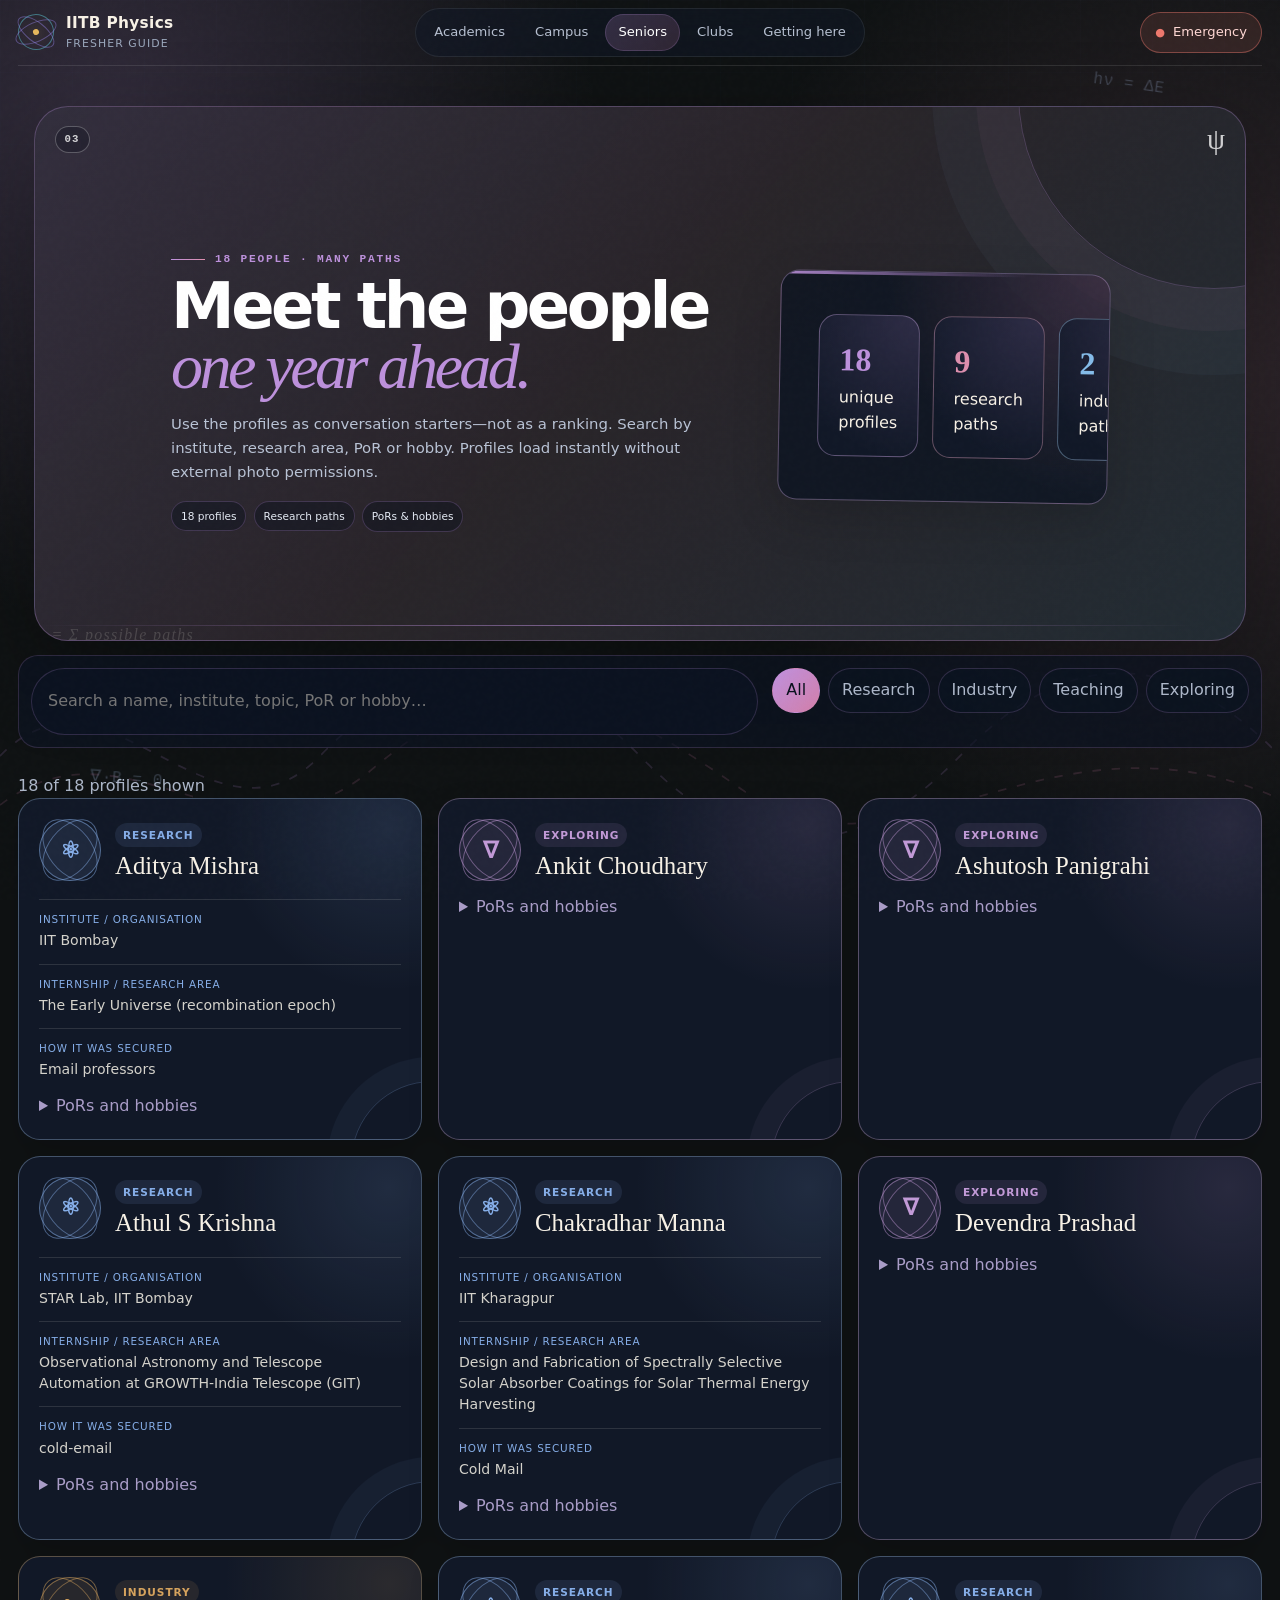
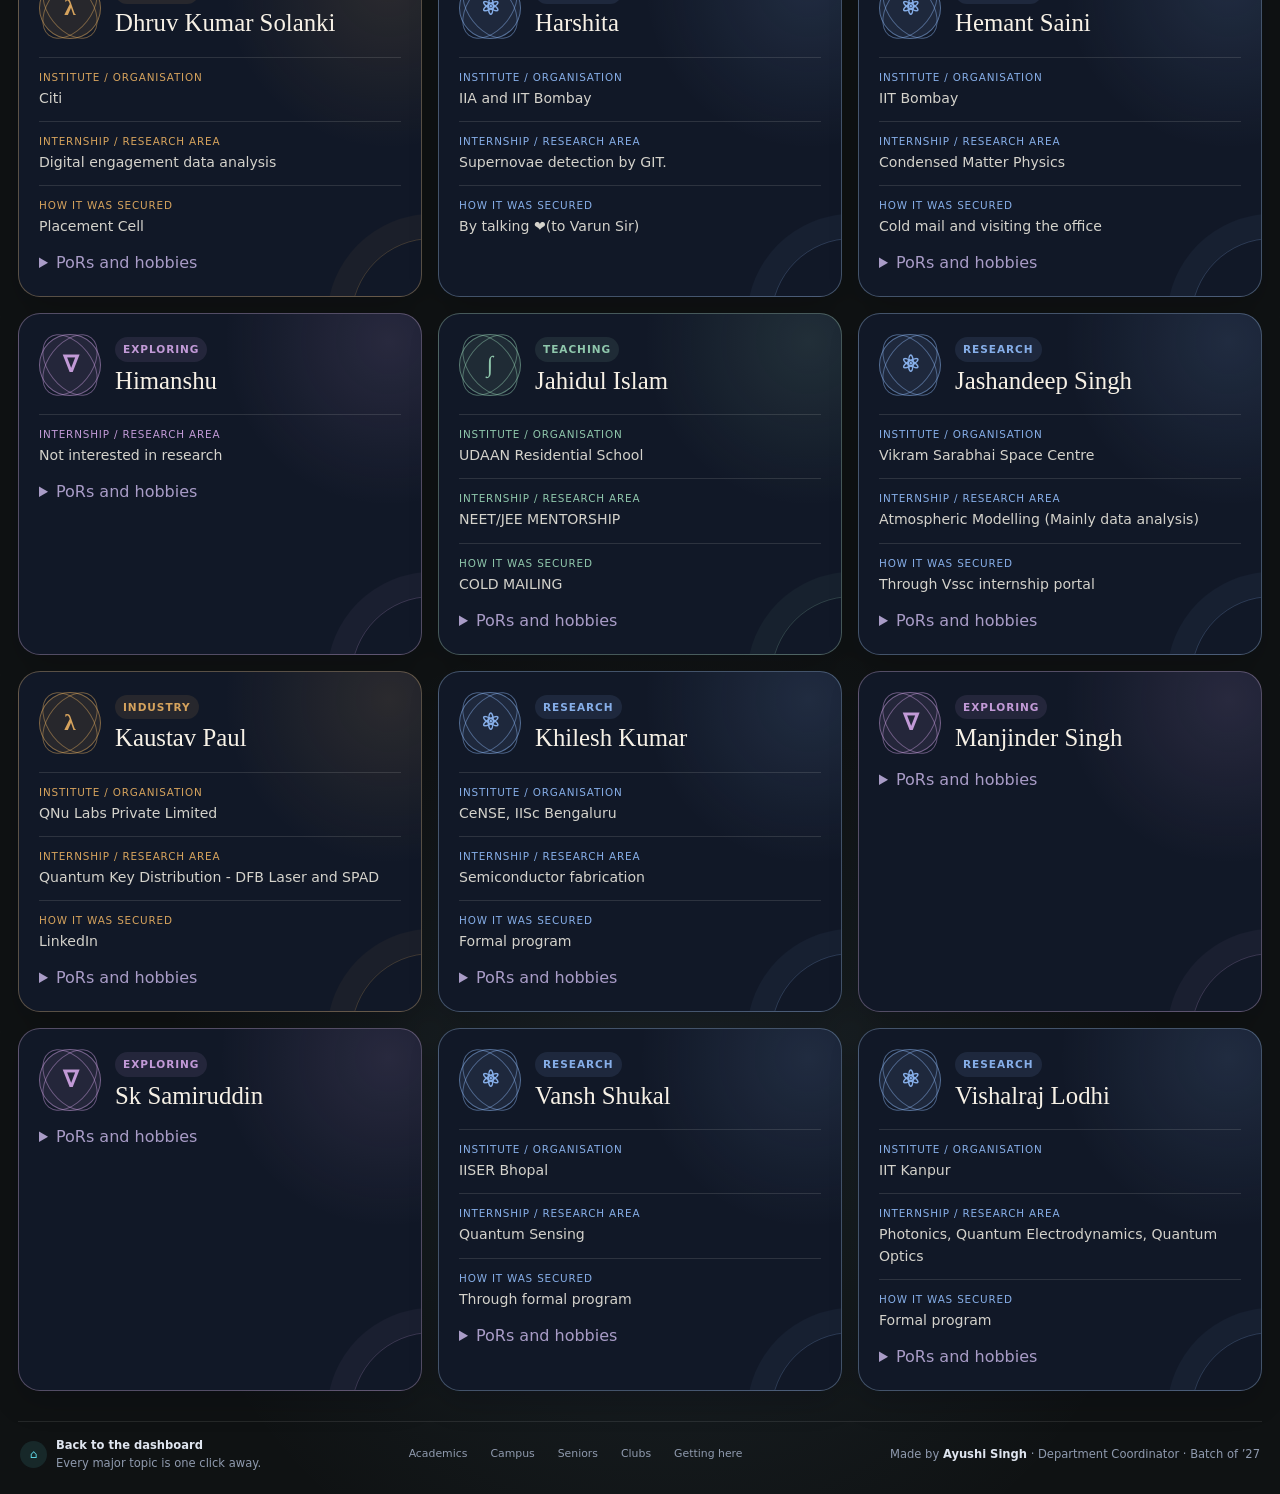
<file: seniors.html>
<!doctype html><html lang="en"><head><meta charset="utf-8"><meta name="viewport" content="width=device-width,initial-scale=1"><meta name="description" content="Meet IIT Bombay MSc Physics seniors and explore their internships, research areas, PoRs and hobbies."><meta name="theme-color" content="#342643"><title>Meet Your Seniors — IITB Fresher Guide</title><link rel="stylesheet" href="./styles.css"></head><body class="physics-dashboard-page dashboard-subpage guide-page page-seniors">
<a class="skip-link" href="#main">Skip to content</a>
<div class="physics-sky subpage-physics-sky" aria-hidden="true">
  <span class="formula f1">ψ = Σ possible paths</span>
  <span class="formula f2">hν = ΔE</span>
  <span class="formula f3">∇·B = 0</span>
  <span class="formula f4">network > noise</span>
  <svg class="wave-field" viewBox="0 0 1200 220" preserveAspectRatio="none">
    <path d="M0,110 C100,20 200,200 300,110 S500,20 600,110 S800,200 900,110 S1100,20 1200,110"></path>
    <path d="M0,150 C120,70 220,215 350,120 S560,55 700,140 S980,60 1200,145"></path>
  </svg>
</div>

<nav class="dashboard-nav subpage-dashboard-nav" aria-label="Primary navigation">
  <a class="dashboard-brand" href="./index.html">
    <span class="brand-orbit" aria-hidden="true"><i></i></span>
    <span><strong>IITB Physics</strong><small>Fresher Guide</small></span>
  </a>
  <div class="dashboard-nav-links">
    <a href="./academics.html">Academics</a><a href="./campus-life.html">Campus</a><a class="active" href="./seniors.html">Seniors</a><a href="./clubs.html">Clubs</a><a href="./transport.html">Getting here</a>
  </div>
  <a class="emergency-pill" href="./emergency.html"><span>●</span> Emergency</a>
</nav><main id="main" class="dashboard-main dashboard-subpage-main"><section class="page-hero"><div class="subpage-card-topline"><span class="card-index">03</span><span class="card-symbol">ψ</span></div><div class="shell page-hero-grid"><div class="reveal visible"><p class="kicker">18 people · many paths</p><h1 class="page-title">Meet the people <em>one year ahead.</em></h1><p class="lede">Use the profiles as conversation starters—not as a ranking. Search by institute, research area, PoR or hobby. Profiles load instantly without external photo permissions.</p><div class="subpage-meta"><span>18 profiles</span><span>Research paths</span><span>PoRs & hobbies</span></div></div><div class="panel reveal visible"><div class="info-strip"><div><strong id="senior-total">0</strong><span>unique profiles</span></div><div><strong id="senior-research">0</strong><span>research paths</span></div><div><strong id="senior-industry">0</strong><span>industry paths</span></div></div></div></div></section><section class="section"><div class="shell"><div class="senior-controls"><input class="search-box" id="senior-search" type="search" placeholder="Search a name, institute, topic, PoR or hobby…" aria-label="Search seniors"><div class="filters" id="senior-filters"><button class="filter-chip active" data-category="all">All</button><button class="filter-chip" data-category="research">Research</button><button class="filter-chip" data-category="industry">Industry</button><button class="filter-chip" data-category="teaching">Teaching</button><button class="filter-chip" data-category="exploring">Exploring</button></div></div><p id="senior-results" class="section-copy" aria-live="polite"></p><div class="senior-grid" id="senior-grid"></div></div></section></main>

<footer class="dashboard-subpage-footer">
  <div class="dashboard-bottom subpage-bottom">
    <a class="bottom-note back-dashboard" href="./index.html">
      <span>⌂</span>
      <p><strong>Back to the dashboard</strong><br>Every major topic is one click away.</p>
    </a>
    <div class="subpage-footer-links" aria-label="Guide links">
      <a href="./academics.html">Academics</a>
      <a href="./campus-life.html">Campus</a>
      <a href="./seniors.html">Seniors</a>
      <a href="./clubs.html">Clubs</a>
      <a href="./transport.html">Getting here</a>
    </div>
    <p class="maker-credit">Made by <strong>Ayushi Singh</strong> · Department Coordinator · Batch of ’27</p>
  </div>
</footer>
<script src="./site.js"></script>
<script>window.SENIORS_DATA=[
  {
    "name": "Aditya Mishra",
    "institute": "IIT Bombay",
    "topic": "The Early Universe (recombination epoch)",
    "route": "Email professors",
    "previousPor": "None listed",
    "currentPor": "None listed",
    "hobbies": "Swimming, chess, cricket, cycling, reading random books, etc.",
    "category": "research"
  },
  {
    "name": "Ankit Choudhary",
    "institute": "No internship listed",
    "topic": "Not listed",
    "route": "Not listed",
    "previousPor": "Maintenance Councillor of Tansa House",
    "currentPor": "None listed",
    "hobbies": "Playing Cricket",
    "category": "exploring"
  },
  {
    "name": "Ashutosh Panigrahi",
    "institute": "No internship listed",
    "topic": "Not listed",
    "route": "Not listed",
    "previousPor": "None listed",
    "currentPor": "None listed",
    "hobbies": "Playing table tennis, badminton, watching football, cricket, solving mathematical problems.",
    "category": "exploring"
  },
  {
    "name": "Athul S Krishna",
    "institute": "STAR Lab, IIT Bombay",
    "topic": "Observational Astronomy and Telescope Automation at GROWTH-India Telescope (GIT)",
    "route": "cold-email",
    "previousPor": "Sports Councillor, Tansa House",
    "currentPor": "None listed",
    "hobbies": "Playing football (especially football) and all the other things normal humans do.",
    "category": "research"
  },
  {
    "name": "Chakradhar Manna",
    "institute": "IIT Kharagpur",
    "topic": "Design and Fabrication of Spectrally Selective Solar Absorber Coatings for Solar Thermal Energy Harvesting",
    "route": "Cold Mail",
    "previousPor": "None listed",
    "currentPor": "None listed",
    "hobbies": "Drawing, reading detective novels and fiction, playing cricket, badminton, table tennis, carrom, and 8-ball pool, exploring new foods, and eating a lot, don't judge my appetite by my looks!",
    "category": "research"
  },
  {
    "name": "Devendra Prashad",
    "institute": "No internship listed",
    "topic": "Not listed",
    "route": "Not listed",
    "previousPor": "Interview Co-ordinator",
    "currentPor": "None listed",
    "hobbies": "I am a part time gamedev...love exploring how game system works.",
    "category": "exploring"
  },
  {
    "name": "Dhruv Kumar Solanki",
    "institute": "Citi",
    "topic": "Digital engagement data analysis",
    "route": "Placement Cell",
    "previousPor": "Nope..not in masters, but held a lot in Bachelors",
    "currentPor": "None listed",
    "hobbies": "A lot actually...I play badminton, football, cricket, chess ( Don't play any of them on a proficient level though), I write poetry, I vibe-code for fun, I like to read about finance etc.",
    "category": "industry"
  },
  {
    "name": "Harshita",
    "institute": "IIA and IIT Bombay",
    "topic": "Supernovae detection by GIT.",
    "route": "By talking ❤️(to Varun Sir)",
    "previousPor": "None listed",
    "currentPor": "None listed",
    "hobbies": "Not listed",
    "category": "research"
  },
  {
    "name": "Hemant Saini",
    "institute": "IIT Bombay",
    "topic": "Condensed Matter Physics",
    "route": "Cold mail and visiting the office",
    "previousPor": "CR, Tech Councillor tansa",
    "currentPor": "Sports secy",
    "hobbies": "I love to play cricket, volleyball and BGMI.",
    "category": "research"
  },
  {
    "name": "Himanshu",
    "institute": "No internship listed",
    "topic": "Not interested in research",
    "route": "Not listed",
    "previousPor": "PR and logistics coordinator in pg cult",
    "currentPor": "None listed",
    "hobbies": "My hobbies are to listen music, play video games, and watching movies. Other than that i like cycling",
    "category": "exploring"
  },
  {
    "name": "Jahidul Islam",
    "institute": "UDAAN Residential School",
    "topic": "NEET/JEE MENTORSHIP",
    "route": "COLD MAILING",
    "previousPor": "None listed",
    "currentPor": "None listed",
    "hobbies": "I enjoy playing cricket and carrom",
    "category": "teaching"
  },
  {
    "name": "Jashandeep Singh",
    "institute": "Vikram Sarabhai Space Centre",
    "topic": "Atmospheric Modelling (Mainly data analysis)",
    "route": "Through Vssc internship portal",
    "previousPor": "None listed",
    "currentPor": "None listed",
    "hobbies": "Doing Calisthenics, Playing Basketball, online games",
    "category": "research"
  },
  {
    "name": "Kaustav Paul",
    "institute": "QNu Labs Private Limited",
    "topic": "Quantum Key Distribution - DFB Laser and SPAD",
    "route": "LinkedIn",
    "previousPor": "None listed",
    "currentPor": "None listed",
    "hobbies": "Swimming, Tennis, Table Tennis, Cricket",
    "category": "industry"
  },
  {
    "name": "Khilesh Kumar",
    "institute": "CeNSE, IISc Bengaluru",
    "topic": "Semiconductor fabrication",
    "route": "Formal program",
    "previousPor": "None listed",
    "currentPor": "None listed",
    "hobbies": "Tennis gym swimming",
    "category": "research"
  },
  {
    "name": "Manjinder Singh",
    "institute": "No internship listed",
    "topic": "Not listed",
    "route": "Not listed",
    "previousPor": "None listed",
    "currentPor": "None listed",
    "hobbies": "Sketching, Journaling",
    "category": "exploring"
  },
  {
    "name": "Sk Samiruddin",
    "institute": "No internship listed",
    "topic": "Not listed",
    "route": "Not listed",
    "previousPor": "None listed",
    "currentPor": "None listed",
    "hobbies": "Reading manga",
    "category": "exploring"
  },
  {
    "name": "Vansh Shukal",
    "institute": "IISER Bhopal",
    "topic": "Quantum Sensing",
    "route": "Through formal program",
    "previousPor": "Interview Coordinator",
    "currentPor": "SC",
    "hobbies": "Travelling, Gym workouts, Badminton, Table Tennis, Swimming, Listening to Meaningful Music",
    "category": "research"
  },
  {
    "name": "Vishalraj Lodhi",
    "institute": "IIT Kanpur",
    "topic": "Photonics, Quantum Electrodynamics, Quantum Optics",
    "route": "Formal program",
    "previousPor": "None listed",
    "currentPor": "None listed",
    "hobbies": "Singing",
    "category": "research"
  }
];</script><script>
const people=window.SENIORS_DATA||[],grid=document.querySelector('#senior-grid'),search=document.querySelector('#senior-search'),buttons=[...document.querySelectorAll('[data-category]')];let category='all';
const missing=v=>['','not listed','none listed','no internship listed','n/a','na','none','nil'].includes(String(v||'').trim().toLowerCase());
const categoryVisuals={
  research:{symbol:'⚛',label:'Research'},
  industry:{symbol:'λ',label:'Industry'},
  teaching:{symbol:'∫',label:'Teaching'},
  exploring:{symbol:'∇',label:'Exploring'}
};
function field(label,value){
  if(missing(value))return '';
  return `<div><small>${label}</small><p>${value}</p></div>`;
}
function card(p){
  const visual=categoryVisuals[p.category]||{symbol:'ψ',label:p.category};
  const main=[
    field('Institute / organisation',p.institute),
    field('Internship / research area',p.topic),
    field('How it was secured',p.route)
  ].join('');
  const extra=[
    field('Previous PoR',p.previousPor),
    field('Current PoR',p.currentPor),
    field('Hobbies',p.hobbies)
  ].join('');

  return `<article class="senior-card" data-senior-category="${p.category}">
    <div class="senior-card-head">
      <div class="senior-orbit" aria-hidden="true"><span>${visual.symbol}</span></div>
      <div class="senior-heading">
        <span class="senior-badge">${visual.label}</span>
        <h2>${p.name}</h2>
      </div>
    </div>
    <div class="senior-body">
      ${main?`<div class="senior-info">${main}</div>`:''}
      ${extra?`<details class="senior-details"><summary>PoRs and hobbies</summary><div class="senior-info">${extra}</div></details>`:''}
    </div>
  </article>`;
}
function render(){const q=search.value.trim().toLowerCase();const filtered=people.filter(p=>(category==='all'||p.category===category)&&(!q||Object.values(p).join(' ').toLowerCase().includes(q)));grid.innerHTML=filtered.length?filtered.map(card).join(''):'<div class="empty-state">No profile matches this search.</div>';document.querySelector('#senior-results').textContent=`${filtered.length} of ${people.length} profiles shown`;}
document.querySelector('#senior-total').textContent=people.length;document.querySelector('#senior-research').textContent=people.filter(p=>p.category==='research').length;document.querySelector('#senior-industry').textContent=people.filter(p=>p.category==='industry').length;search.addEventListener('input',render);buttons.forEach(b=>b.addEventListener('click',()=>{category=b.dataset.category;buttons.forEach(x=>x.classList.toggle('active',x===b));render()}));render();
</script></body></html>
</file>
<file: styles.css>
:root {
  --ink: #f4f1e8;
  --muted: #b9b8b0;
  --paper: #111411;
  --paper-2: #171a17;
  --paper-3: #20231f;
  --sage: #a8b89a;
  --sage-deep: #697b61;
  --clay: #c9896b;
  --lavender: #a99cc7;
  --sand: #d3bd95;
  --blue: #8faeb4;
  --danger: #d66f62;
  --line: rgba(244, 241, 232, .12);
  --shadow: 0 22px 70px rgba(0,0,0,.35);
  --radius-xl: 32px;
  --radius-lg: 24px;
  --radius-md: 16px;
  --max: 1220px;
}

* { box-sizing: border-box; }
html { scroll-behavior: smooth; }
body {
  margin: 0;
  min-height: 100vh;
  background:
    radial-gradient(circle at 12% 0%, rgba(168,184,154,.13), transparent 34rem),
    radial-gradient(circle at 90% 10%, rgba(169,156,199,.1), transparent 30rem),
    var(--paper);
  color: var(--ink);
  font-family: Inter, ui-sans-serif, system-ui, -apple-system, BlinkMacSystemFont, "Segoe UI", sans-serif;
  line-height: 1.55;
  -webkit-font-smoothing: antialiased;
}
body::before {
  content: "";
  position: fixed;
  inset: 0;
  pointer-events: none;
  opacity: .16;
  z-index: 99;
  background-image: url("data:image/svg+xml,%3Csvg viewBox='0 0 180 180' xmlns='http://www.w3.org/2000/svg'%3E%3Cfilter id='n'%3E%3CfeTurbulence type='fractalNoise' baseFrequency='.9' numOctaves='3' stitchTiles='stitch'/%3E%3C/filter%3E%3Crect width='100%25' height='100%25' filter='url(%23n)' opacity='.22'/%3E%3C/svg%3E");
}
a { color: inherit; }
img { max-width: 100%; display: block; }
button, input, select { font: inherit; }
button { color: inherit; }

.shell { width: min(calc(100% - 32px), var(--max)); margin-inline: auto; }
.skip-link { position: fixed; top: 12px; left: 12px; z-index: 200; transform: translateY(-150%); background: var(--ink); color: var(--paper); padding: 10px 14px; border-radius: 10px; }
.skip-link:focus { transform: translateY(0); }

.site-nav {
  position: sticky; top: 0; z-index: 80;
  border-bottom: 1px solid transparent;
  transition: background .25s ease, border-color .25s ease, backdrop-filter .25s ease;
}
.site-nav.scrolled { background: rgba(17,20,17,.82); border-color: var(--line); backdrop-filter: blur(18px); }
.nav-inner { min-height: 74px; display:flex; align-items:center; justify-content:space-between; gap: 20px; }
.brand { display:flex; align-items:center; gap:12px; text-decoration:none; font-weight:750; letter-spacing:-.02em; }
.brand-mark { width:38px; height:38px; display:grid; place-items:center; border-radius:50%; background:var(--sage); color:#172016; font-family:Georgia,serif; font-size:20px; }
.nav-links { display:flex; align-items:center; gap:8px; }
.nav-links a { padding:10px 13px; color:var(--muted); text-decoration:none; border-radius:999px; font-size:.9rem; }
.nav-links a:hover, .nav-links a[aria-current="page"] { color:var(--ink); background:rgba(244,241,232,.07); }
.nav-urgent { border:1px solid rgba(214,111,98,.35)!important; color:#efb0a8!important; }
.menu-toggle { display:none; width:44px; height:44px; border:1px solid var(--line); background:var(--paper-2); border-radius:50%; cursor:pointer; }

.hero { padding:72px 0 64px; }
.hero-grid { display:grid; grid-template-columns:1.04fr .96fr; align-items:center; gap:clamp(38px,7vw,96px); }
.kicker { display:inline-flex; align-items:center; gap:10px; margin:0 0 20px; color:var(--sage); font-size:.78rem; text-transform:uppercase; letter-spacing:.18em; font-weight:800; }
.kicker::before { content:""; width:34px; height:1px; background:currentColor; }
.display { margin:0; max-width:760px; font-family:Georgia, "Times New Roman", serif; font-weight:500; line-height:.98; letter-spacing:-.055em; font-size:clamp(3.35rem,8vw,7.15rem); text-wrap:balance; }
.display em { color:var(--sage); font-weight:400; }
.lede { max-width:650px; margin:26px 0 0; color:var(--muted); font-size:clamp(1rem,1.8vw,1.18rem); }
.hero-actions { display:flex; flex-wrap:wrap; gap:12px; margin-top:30px; }
.btn { display:inline-flex; align-items:center; justify-content:center; gap:9px; min-height:48px; padding:0 18px; border:1px solid var(--line); border-radius:999px; text-decoration:none; font-weight:700; font-size:.92rem; transition:transform .2s ease, background .2s ease, border-color .2s ease; }
.btn:hover { transform:translateY(-2px); }
.btn-primary { background:var(--ink); color:var(--paper); border-color:var(--ink); }
.btn-secondary { background:rgba(244,241,232,.04); }

.hero-collage { position:relative; min-height:560px; }
.photo { position:absolute; overflow:hidden; border-radius:var(--radius-xl); border:1px solid rgba(244,241,232,.18); box-shadow:var(--shadow); background:var(--paper-2); }
.photo img { width:100%; height:100%; object-fit:cover; transition:transform .8s cubic-bezier(.2,.8,.2,1); }
.photo:hover img { transform:scale(1.04); }
.photo-main { inset:0 56px 70px 0; transform:rotate(-2.4deg); }
.photo-small { width:42%; height:39%; right:0; bottom:0; transform:rotate(3deg); }
.photo-note { position:absolute; right:2%; top:4%; width:190px; padding:18px; border-radius:20px; background:var(--sand); color:#242016; transform:rotate(4deg); box-shadow:var(--shadow); font-size:.87rem; }
.photo-note strong { display:block; font-family:Georgia,serif; font-size:1.4rem; margin-bottom:5px; }

.marquee { overflow:hidden; border-block:1px solid var(--line); background:rgba(244,241,232,.025); }
.marquee-track { display:flex; width:max-content; gap:42px; padding:13px 0; color:#cac8bf; font-size:.78rem; letter-spacing:.14em; text-transform:uppercase; animation:marquee 28s linear infinite; }
.marquee-track span::before { content:"✦"; color:var(--sage); margin-right:42px; }
@keyframes marquee { to { transform:translateX(-50%); } }

.section { padding:92px 0; }
.section-head { display:grid; grid-template-columns:1fr auto; gap:24px; align-items:end; margin-bottom:34px; }
.eyebrow { margin:0 0 8px; color:var(--sage); text-transform:uppercase; letter-spacing:.16em; font-size:.74rem; font-weight:800; }
.section-title { margin:0; font-family:Georgia,serif; font-size:clamp(2.15rem,5vw,4.2rem); font-weight:500; line-height:1.03; letter-spacing:-.04em; }
.section-copy { max-width:520px; margin:12px 0 0; color:var(--muted); }
.text-link { color:var(--ink); text-underline-offset:5px; }

.bento { display:grid; grid-template-columns:repeat(12,1fr); gap:18px; }
.bento-card { position:relative; min-height:280px; overflow:hidden; border:1px solid var(--line); border-radius:var(--radius-lg); background:var(--paper-2); text-decoration:none; isolation:isolate; transition:transform .35s cubic-bezier(.2,.8,.2,1), border-color .3s ease; }
.bento-card:hover { transform:translateY(-6px); border-color:rgba(244,241,232,.28); }
.bento-card:focus-visible { outline:2px solid var(--sage); outline-offset:4px; }
.bento-card img { position:absolute; inset:0; width:100%; height:100%; object-fit:cover; z-index:-2; transition:transform .7s cubic-bezier(.2,.8,.2,1); }
.bento-card:hover img { transform:scale(1.045); }
.bento-card::after { content:""; position:absolute; inset:0; z-index:-1; background:linear-gradient(180deg,transparent 12%,rgba(11,13,11,.24) 50%,rgba(11,13,11,.94) 100%); }
.card-content { position:absolute; inset:auto 0 0; padding:26px; }
.card-number { display:inline-grid; place-items:center; width:34px; height:34px; border-radius:50%; background:rgba(244,241,232,.12); backdrop-filter:blur(12px); font-size:.73rem; margin-bottom:42px; }
.card-title { margin:0; font-family:Georgia,serif; font-size:clamp(1.8rem,3vw,2.75rem); font-weight:500; letter-spacing:-.035em; }
.card-copy { max-width:520px; margin:9px 0 0; color:#cfcec7; font-size:.94rem; }
.card-tags { display:flex; flex-wrap:wrap; gap:7px; margin-top:16px; }
.card-tags span { padding:6px 10px; border-radius:999px; background:rgba(244,241,232,.1); color:#e2e0d8; font-size:.72rem; }
.card-arrow { position:absolute; top:22px; right:22px; width:46px; height:46px; display:grid; place-items:center; border-radius:50%; background:rgba(17,20,17,.72); backdrop-filter:blur(12px); font-size:1.15rem; transition:transform .3s ease; }
.bento-card:hover .card-arrow { transform:rotate(45deg); }
.span-7 { grid-column:span 7; }
.span-5 { grid-column:span 5; }
.span-4 { grid-column:span 4; }
.span-8 { grid-column:span 8; }
.tall { min-height:470px; }
.medium { min-height:350px; }
.solid-sage { background:var(--sage-deep); }
.solid-clay { background:#6d4033; }
.solid-lavender { background:#554d68; }
.solid-sage::after, .solid-clay::after, .solid-lavender::after { background:linear-gradient(180deg,rgba(0,0,0,.03),rgba(0,0,0,.42)); }

.senior-mosaic { position:absolute; inset:24px 24px auto auto; display:flex; }
.senior-mosaic img, .senior-mosaic .avatar-dot { width:58px; height:58px; margin-left:-12px; border-radius:50%; object-fit:cover; object-position:center 25%; border:3px solid #554d68; background:var(--paper-3); }

.quick-grid { display:grid; grid-template-columns:repeat(4,1fr); gap:14px; }
.quick-item { padding:22px; border:1px solid var(--line); border-radius:var(--radius-md); background:rgba(244,241,232,.03); }
.quick-icon { width:42px; height:42px; display:grid; place-items:center; border-radius:14px; background:rgba(168,184,154,.13); color:var(--sage); margin-bottom:28px; }
.quick-item h3 { margin:0 0 6px; font-size:1rem; }
.quick-item p { margin:0; color:var(--muted); font-size:.84rem; }

.page-hero { padding:56px 0 54px; }
.page-hero-grid { display:grid; grid-template-columns:1fr .82fr; gap:55px; align-items:center; }
.page-title { margin:0; font-family:Georgia,serif; font-size:clamp(3.2rem,8vw,6.6rem); line-height:.97; letter-spacing:-.055em; font-weight:500; }
.page-title em { color:var(--sage); }
.page-visual { height:430px; border-radius:var(--radius-xl); overflow:hidden; border:1px solid var(--line); box-shadow:var(--shadow); }
.page-visual img { width:100%; height:100%; object-fit:cover; }

.tab-bar { position:sticky; top:74px; z-index:40; display:flex; gap:8px; padding:8px; margin:0 auto 34px; width:max-content; max-width:100%; overflow:auto; border:1px solid var(--line); border-radius:999px; background:rgba(23,26,23,.85); backdrop-filter:blur(18px); }
.tab-button { border:0; background:transparent; color:var(--muted); padding:10px 17px; border-radius:999px; cursor:pointer; white-space:nowrap; }
.tab-button.active { background:var(--ink); color:var(--paper); }
.tab-panel { display:none; }
.tab-panel.active { display:block; animation:panel-in .36s ease both; }
@keyframes panel-in { from { opacity:0; transform:translateY(9px); } }

.content-grid { display:grid; grid-template-columns:repeat(12,1fr); gap:18px; }
.panel { border:1px solid var(--line); border-radius:var(--radius-lg); background:var(--paper-2); padding:clamp(22px,4vw,38px); }
.panel h2, .panel h3 { margin-top:0; font-family:Georgia,serif; font-weight:500; letter-spacing:-.025em; }
.panel h2 { font-size:clamp(2rem,4vw,3.3rem); }
.panel h3 { font-size:1.55rem; }
.panel p { color:var(--muted); }
.panel.span-8, .panel.span-4, .panel.span-6 { min-height:100%; }
.span-6 { grid-column:span 6; }

.course-list { display:grid; gap:12px; }
.course { border:1px solid var(--line); border-radius:18px; overflow:hidden; background:rgba(244,241,232,.025); }
.course summary { display:grid; grid-template-columns:70px 1fr auto; align-items:center; gap:16px; padding:20px; cursor:pointer; list-style:none; }
.course summary::-webkit-details-marker { display:none; }
.course-code { color:var(--sage); font-size:.77rem; font-weight:800; letter-spacing:.08em; }
.course-title { font-weight:750; }
.course-plus { width:34px; height:34px; display:grid; place-items:center; border-radius:50%; background:rgba(244,241,232,.06); transition:transform .25s ease; }
.course[open] .course-plus { transform:rotate(45deg); }
.course-body { padding:0 20px 22px 106px; color:var(--muted); }
.book-list { margin:9px 0 0; padding-left:18px; }

.grade-ladder { display:grid; gap:9px; }
.grade-row { display:grid; grid-template-columns:72px 60px 1fr; align-items:center; gap:12px; padding:13px 15px; border-radius:14px; background:rgba(244,241,232,.035); }
.grade-letter { font-weight:850; color:var(--sage); }
.grade-point { font-family:Georgia,serif; font-size:1.3rem; }

.calculator { display:grid; gap:14px; }
.calc-row { display:grid; grid-template-columns:1.5fr .65fr 1fr 42px; gap:10px; }
.field { width:100%; min-height:46px; border:1px solid var(--line); border-radius:12px; background:#0e110e; color:var(--ink); padding:0 12px; }
.remove-row { border:1px solid var(--line); background:transparent; border-radius:12px; cursor:pointer; }
.calc-actions { display:flex; gap:10px; flex-wrap:wrap; }
.calc-result { margin-top:12px; padding:24px; border-radius:20px; background:var(--sage); color:#172016; }
.calc-result strong { display:block; font-family:Georgia,serif; font-size:3.8rem; line-height:1; }

.filters { display:flex; flex-wrap:wrap; gap:8px; margin-bottom:22px; }
.filter-chip { border:1px solid var(--line); background:transparent; color:var(--muted); padding:9px 13px; border-radius:999px; cursor:pointer; }
.filter-chip.active { background:var(--sage); color:#172016; border-color:var(--sage); }
.food-grid { display:grid; grid-template-columns:repeat(3,1fr); gap:14px; }
.food-card { border:1px solid var(--line); border-radius:18px; padding:20px; background:rgba(244,241,232,.025); transition:transform .2s ease, border-color .2s ease; }
.food-card:hover { transform:translateY(-3px); border-color:rgba(168,184,154,.45); }
.food-card h3 { margin:0 0 6px; font-family:Georgia,serif; font-size:1.45rem; font-weight:500; }
.food-meta { display:flex; gap:7px; flex-wrap:wrap; margin-bottom:15px; }
.food-meta span { color:var(--sage); font-size:.72rem; }
.food-card p { min-height:66px; }
.map-link { display:inline-flex; gap:7px; color:var(--ink); text-underline-offset:4px; font-size:.88rem; }

.checklist { display:grid; gap:10px; }
.check { display:flex; gap:14px; align-items:flex-start; padding:16px; border:1px solid var(--line); border-radius:15px; background:rgba(244,241,232,.025); cursor:pointer; }
.check input { margin-top:4px; accent-color:var(--sage); }
.check.done { opacity:.55; }
.check.done strong { text-decoration:line-through; }
.check small { display:block; color:var(--muted); margin-top:3px; }

.senior-controls { display:grid; grid-template-columns:1fr auto; gap:14px; margin-bottom:26px; }
.search-box { min-height:50px; padding:0 16px; border:1px solid var(--line); border-radius:999px; background:var(--paper-2); color:var(--ink); }
.senior-grid { display:grid; grid-template-columns:repeat(3,1fr); gap:16px; }
.senior-card {
  --senior-accent:var(--sage);
  position:relative;
  overflow:hidden;
  min-height:260px;
  padding:20px;
  border:1px solid color-mix(in srgb,var(--senior-accent) 26%,var(--line));
  border-radius:22px;
  background:
    radial-gradient(circle at 92% 8%,color-mix(in srgb,var(--senior-accent) 13%,transparent),transparent 34%),
    var(--paper-2);
  transition:transform .3s ease,border-color .3s ease,box-shadow .3s ease;
}
.senior-card::after {
  content:"";
  position:absolute;
  width:160px;
  height:160px;
  right:-92px;
  bottom:-104px;
  border:1px solid color-mix(in srgb,var(--senior-accent) 23%,transparent);
  border-radius:50%;
  box-shadow:0 0 0 24px color-mix(in srgb,var(--senior-accent) 5%,transparent);
  pointer-events:none;
}
.senior-card:hover {
  transform:translateY(-5px);
  border-color:color-mix(in srgb,var(--senior-accent) 52%,var(--line));
  box-shadow:0 18px 38px rgba(0,0,0,.18);
}
.senior-card[data-senior-category="research"] { --senior-accent:#86aee8; }
.senior-card[data-senior-category="industry"] { --senior-accent:#d6a35d; }
.senior-card[data-senior-category="teaching"] { --senior-accent:#8fc7ac; }
.senior-card[data-senior-category="exploring"] { --senior-accent:#c29ad7; }
.senior-card-head { display:flex; align-items:center; gap:14px; position:relative; z-index:1; }
.senior-orbit {
  position:relative;
  display:grid;
  flex:0 0 62px;
  width:62px;
  height:62px;
  place-items:center;
  border:1px solid color-mix(in srgb,var(--senior-accent) 52%,transparent);
  border-radius:50%;
  background:color-mix(in srgb,var(--senior-accent) 11%,transparent);
}
.senior-orbit::before,
.senior-orbit::after {
  content:"";
  position:absolute;
  inset:8px -5px;
  border:1px solid color-mix(in srgb,var(--senior-accent) 48%,transparent);
  border-radius:50%;
  transform:rotate(52deg);
}
.senior-orbit::after { transform:rotate(-52deg); }
.senior-orbit span { position:relative; z-index:1; color:var(--senior-accent); font:600 1.45rem/1 Georgia,serif; }
.senior-heading { min-width:0; }
.senior-heading h2 { margin:5px 0 0; font-family:Georgia,serif; font-size:1.55rem; font-weight:500; line-height:1.1; }
.senior-badge {
  display:inline-flex;
  padding:4px 8px;
  border-radius:999px;
  background:color-mix(in srgb,var(--senior-accent) 11%,transparent);
  color:var(--senior-accent);
  font-size:.66rem;
  font-weight:700;
  text-transform:uppercase;
  letter-spacing:.09em;
}
.senior-body { position:relative; z-index:1; padding:0; }
.senior-info { margin-top:18px; display:grid; gap:12px; }
.senior-info div { border-top:1px solid var(--line); padding-top:11px; }
.senior-info small { display:block; color:var(--senior-accent); text-transform:uppercase; letter-spacing:.08em; font-size:.65rem; margin-bottom:3px; }
.senior-info p { margin:0; color:#d4d2cb; font-size:.88rem; line-height:1.5; }
.senior-details { margin-top:14px; }
.senior-details summary { cursor:pointer; color:var(--lavender); }
.empty-state { grid-column:1/-1; padding:50px; text-align:center; border:1px dashed var(--line); border-radius:22px; color:var(--muted); }

.info-strip { display:grid; grid-template-columns:repeat(3,1fr); gap:14px; }
.info-strip > div { padding:20px; border-radius:18px; background:rgba(244,241,232,.035); border:1px solid var(--line); }
.info-strip strong { display:block; font-family:Georgia,serif; font-size:2rem; color:var(--sage); }

.site-footer { margin-top:70px; border-top:1px solid var(--line); }
.footer-main { display:grid; grid-template-columns:1.2fr 1fr; gap:40px; padding:54px 0 32px; }
.footer-title { margin:0; font-family:Georgia,serif; font-size:2.25rem; font-weight:500; }
.footer-links { display:grid; grid-template-columns:repeat(2,1fr); gap:10px; }
.footer-links a { color:var(--muted); text-decoration:none; }
.footer-links a:hover { color:var(--ink); }
.credit-band { padding:16px 0 20px; border-top:1px solid var(--line); color:var(--muted); font-size:.82rem; display:flex; justify-content:space-between; gap:20px; flex-wrap:wrap; }
.credit-band strong { color:var(--ink); }

.reveal { opacity:0; transform:translateY(22px); transition:opacity .7s ease, transform .7s ease; }
.reveal.visible { opacity:1; transform:none; }

@media (max-width: 980px) {
  .hero-grid, .page-hero-grid { grid-template-columns:1fr; }
  .hero-collage { min-height:490px; }
  .span-7,.span-5,.span-4,.span-8,.span-6 { grid-column:span 12; }
  .tall,.medium { min-height:390px; }
  .quick-grid { grid-template-columns:repeat(2,1fr); }
  .food-grid,.senior-grid { grid-template-columns:repeat(2,1fr); }
  .footer-main { grid-template-columns:1fr; }
}

@media (max-width: 760px) {
  .nav-links { display:none; position:absolute; top:68px; left:16px; right:16px; padding:12px; flex-direction:column; align-items:stretch; border:1px solid var(--line); border-radius:20px; background:rgba(17,20,17,.96); backdrop-filter:blur(18px); }
  .nav-links.open { display:flex; }
  .nav-links a { padding:12px 14px; }
  .menu-toggle { display:grid; place-items:center; }
  .hero { padding-top:42px; }
  .hero-collage { min-height:400px; }
  .photo-main { inset:0 36px 55px 0; }
  .photo-note { width:155px; font-size:.75rem; }
  .section { padding:68px 0; }
  .section-head { grid-template-columns:1fr; }
  .section-head .btn { justify-self:start; }
  .food-grid,.senior-grid { grid-template-columns:1fr; }
  .senior-controls { grid-template-columns:1fr; }
  .calc-row { grid-template-columns:1fr 80px 1fr 42px; }
  .info-strip { grid-template-columns:1fr; }
  .page-visual { height:330px; }
}

@media (max-width: 520px) {
  .shell { width:min(calc(100% - 20px),var(--max)); }
  .display { font-size:3.35rem; }
  .hero-collage { min-height:350px; }
  .photo-note { display:none; }
  .quick-grid { grid-template-columns:1fr; }
  .card-content { padding:22px; }
  .calc-row { grid-template-columns:1fr 74px; }
  .calc-row .grade-select { grid-column:1; }
  .remove-row { grid-column:2; grid-row:2; }
  .course summary { grid-template-columns:58px 1fr auto; padding:16px; }
  .course-body { padding:0 16px 18px; }
  .grade-row { grid-template-columns:60px 48px 1fr; font-size:.84rem; }
}

@media (prefers-reduced-motion: reduce) {
  *,*::before,*::after { scroll-behavior:auto!important; animation:none!important; transition-duration:.01ms!important; }
  .reveal { opacity:1; transform:none; }
}

/* =========================================================
   Physics dashboard homepage — compact, colourful, immediate
   ========================================================= */
.physics-dashboard-page {
  --dash-bg: #090e1a;
  --dash-panel: #111827;
  --dash-cream: #f7f1e6;
  --dash-muted: #c3cad8;
  --dash-cyan: #5fd8e6;
  --dash-violet: #9b8af7;
  --dash-mango: #e6b85c;
  --dash-coral: #ed786d;
  --dash-mint: #66c9a4;
  --dash-blue: #6f9fe8;
  background:
    radial-gradient(circle at 15% 5%, rgba(83, 92, 170, .23), transparent 34rem),
    radial-gradient(circle at 82% 20%, rgba(45, 137, 151, .18), transparent 32rem),
    linear-gradient(155deg, #080d18 0%, #0d1424 60%, #080c16 100%);
  color: var(--dash-cream);
  overflow-x: hidden;
}

.physics-dashboard-page::before {
  opacity: .08;
}

.physics-sky {
  position: fixed;
  inset: 0;
  z-index: 0;
  overflow: hidden;
  pointer-events: none;
}
.physics-sky::before {
  content: "";
  position: absolute;
  inset: 0;
  opacity: .17;
  background-image:
    linear-gradient(rgba(137, 161, 210, .14) 1px, transparent 1px),
    linear-gradient(90deg, rgba(137, 161, 210, .14) 1px, transparent 1px);
  background-size: 72px 72px;
  mask-image: linear-gradient(to bottom, black, transparent 80%);
}
.formula {
  position: absolute;
  font-family: "Courier New", monospace;
  color: rgba(180, 204, 244, .28);
  letter-spacing: .04em;
  filter: blur(.1px);
}
.f1 { top: 13%; left: 3%; transform: rotate(-9deg); }
.f2 { top: 8%; right: 9%; transform: rotate(8deg); }
.f3 { bottom: 12%; left: 7%; transform: rotate(4deg); }
.f4 { bottom: 8%; right: 6%; transform: rotate(-5deg); }
.wave-field { position: absolute; inset: auto 0 1% 0; width: 100%; height: 30%; opacity: .17; }
.wave-field path { fill: none; stroke: var(--dash-cyan); stroke-width: 1.5; stroke-dasharray: 8 10; }
.wave-field path:last-child { stroke: var(--dash-violet); }

.dashboard-nav {
  position: relative;
  z-index: 10;
  width: min(calc(100% - 36px), 1480px);
  min-height: 66px;
  margin: 0 auto;
  display: grid;
  grid-template-columns: 1fr auto 1fr;
  align-items: center;
  gap: 24px;
  border-bottom: 1px solid rgba(255,255,255,.1);
}
.dashboard-brand { display: inline-flex; align-items: center; gap: 12px; width: max-content; text-decoration: none; }
.dashboard-brand strong { display: block; font-size: .96rem; letter-spacing: .02em; }
.dashboard-brand small { display: block; margin-top: 1px; color: #9ba8bd; font-size: .68rem; letter-spacing: .1em; text-transform: uppercase; }
.brand-orbit { position: relative; width: 36px; height: 36px; border: 1px solid rgba(95,216,230,.45); border-radius: 50%; transform: rotate(-24deg); }
.brand-orbit::before, .brand-orbit::after { content:""; position:absolute; inset: 7px -5px; border:1px solid rgba(155,138,247,.42); border-radius:50%; }
.brand-orbit::after { transform: rotate(62deg); }
.brand-orbit i { position:absolute; left:50%; top:50%; width:6px; height:6px; border-radius:50%; background:var(--dash-mango); transform:translate(-50%,-50%); box-shadow:0 0 16px rgba(230,184,92,.75); }
.dashboard-nav-links { display: flex; gap: 4px; padding: 5px; border: 1px solid rgba(255,255,255,.08); border-radius: 999px; background: rgba(17,24,39,.55); backdrop-filter: blur(16px); }
.dashboard-nav-links a { padding: 8px 13px; border-radius: 999px; color: #b7c0d1; text-decoration: none; font-size: .82rem; }
.dashboard-nav-links a:hover, .dashboard-nav-links a:focus-visible { background: rgba(255,255,255,.08); color: white; outline: none; }
.emergency-pill { justify-self: end; display:inline-flex; align-items:center; gap:8px; padding:9px 14px; border-radius:999px; background:rgba(237,120,109,.12); border:1px solid rgba(237,120,109,.42); color:#ffd8d4; text-decoration:none; font-size:.82rem; }
.emergency-pill span { color:var(--dash-coral); font-size:.7rem; animation:emergency-pulse 1.7s ease-in-out infinite; }
@keyframes emergency-pulse { 50% { opacity:.35; transform:scale(.72); } }

.dashboard-main { position: relative; z-index: 2; width: min(calc(100% - 36px), 1480px); margin: 0 auto; padding: 24px 0 22px; }
.dashboard-intro { display: grid; grid-template-columns: minmax(0, 1.3fr) minmax(300px, .7fr); gap: 42px; align-items: end; margin-bottom: 20px; }
.dashboard-kicker { margin: 0 0 8px; color: var(--dash-cyan); font: 700 .72rem/1.3 "Courier New", monospace; letter-spacing: .16em; text-transform: uppercase; }
.dashboard-intro h1 { max-width: 900px; margin: 0; font-size: clamp(2.3rem, 4.9vw, 4.9rem); line-height: .96; letter-spacing: -.05em; }
.dashboard-intro h1 span { color: #a9bdf0; font-family: Georgia, serif; font-style: italic; font-weight: 500; }
.intro-side { max-width: 490px; justify-self: end; }
.intro-side > p { margin: 0 0 12px; color: #aeb7c8; font-size: .91rem; line-height: 1.55; }
.live-equation { display:flex; align-items:center; justify-content:space-between; gap:14px; padding:10px 13px; border:1px solid rgba(95,216,230,.2); border-radius:12px; background:rgba(12,19,34,.66); }
.live-equation span { color:#8290a7; font-size:.67rem; text-transform:uppercase; letter-spacing:.1em; }
.live-equation strong { color:var(--dash-cyan); font:700 .78rem/1.2 "Courier New",monospace; text-align:right; }

.dashboard-grid { display: grid; grid-template-columns: repeat(12, minmax(0, 1fr)); grid-template-rows: minmax(220px, 28vh) minmax(205px, 25vh); gap: 14px; }
.dashboard-card {
  position: relative;
  min-height: 0;
  overflow: hidden;
  border: 1px solid rgba(255,255,255,.13);
  border-radius: 24px;
  background: #131b2c;
  color: white;
  text-decoration: none;
  isolation: isolate;
  box-shadow: 0 18px 45px rgba(1,5,14,.28);
  transform-style: preserve-3d;
  transition: transform .25s ease, border-color .25s ease, box-shadow .25s ease;
}
.dashboard-card:hover, .dashboard-card:focus-visible { border-color: rgba(255,255,255,.38); box-shadow: 0 24px 64px rgba(1,5,14,.48); outline:none; }
.dashboard-card > img { position:absolute; inset:0; width:100%; height:100%; object-fit:cover; z-index:-3; transition:transform .55s ease, filter .55s ease; }
.dashboard-card:hover > img { transform:scale(1.045); }
.card-shade { position:absolute; inset:0; z-index:-2; }
.card-topline { position:absolute; z-index:3; top:17px; left:18px; right:18px; display:flex; align-items:center; justify-content:space-between; }
.card-index { display:inline-flex; align-items:center; min-height:27px; padding:0 9px; border:1px solid rgba(255,255,255,.25); border-radius:999px; color:rgba(255,255,255,.8); background:rgba(6,10,20,.25); backdrop-filter:blur(10px); font:700 .67rem/1 "Courier New",monospace; letter-spacing:.1em; }
.card-symbol { font: 500 1.8rem/1 Georgia, serif; color: rgba(255,255,255,.78); }
.dashboard-card-content { position:absolute; z-index:2; left:20px; right:20px; bottom:20px; transform:translateZ(18px); }
.dashboard-card-content h2 { margin:4px 0 6px; font-family: Georgia, serif; font-size:clamp(1.65rem,2.3vw,2.65rem); line-height:1; font-weight:500; letter-spacing:-.035em; }
.dashboard-card-content > p:not(.card-label) { max-width:620px; margin:0; color:rgba(255,255,255,.78); font-size:.86rem; line-height:1.45; }
.card-label { margin:0; color:rgba(255,255,255,.67); font:700 .64rem/1.2 "Courier New",monospace; letter-spacing:.13em; text-transform:uppercase; }
.mini-links { display:flex; gap:6px; flex-wrap:wrap; margin-top:11px; }
.mini-links span { padding:5px 8px; border-radius:999px; background:rgba(255,255,255,.12); border:1px solid rgba(255,255,255,.12); color:rgba(255,255,255,.87); font-size:.63rem; }
.open-card { position:absolute; z-index:4; right:18px; top:54px; padding:7px 9px; border-radius:10px; background:rgba(6,10,20,.36); color:white; font-size:.68rem; opacity:0; transform:translateY(-5px); transition:opacity .2s ease, transform .2s ease; backdrop-filter:blur(12px); }
.dashboard-card:hover .open-card, .dashboard-card:focus-visible .open-card { opacity:1; transform:none; }
.card-equation { position:absolute; right:18px; bottom:18px; z-index:2; color:rgba(255,255,255,.52); font:700 .68rem/1.2 "Courier New",monospace; }

.card-wide { grid-column: span 5; }
.card-medium { grid-column: span 4; }
.card-narrow { grid-column: span 3; }
.card-third { grid-column: span 4; }

.academic-card .card-shade { background:linear-gradient(115deg, rgba(35,50,116,.95) 0%, rgba(42,73,132,.72) 54%, rgba(10,16,34,.5) 100%); }
.academic-card { border-color:rgba(111,159,232,.4); }
.academic-card::after { content:""; position:absolute; width:220px; height:220px; right:-70px; top:-90px; border:1px solid rgba(111,159,232,.45); border-radius:50%; box-shadow:0 0 0 30px rgba(111,159,232,.06),0 0 0 65px rgba(111,159,232,.04); }

.campus-card .card-shade { background:linear-gradient(135deg, rgba(93,71,22,.9), rgba(62,78,35,.82) 58%, rgba(15,25,18,.45)); }
.campus-card { border-color:rgba(230,184,92,.42); }

.emergency-card { background:linear-gradient(145deg,#7f2f39,#cc625c 72%,#ef9380); border-color:rgba(255,208,200,.42); }
.emergency-card::before { content:"+"; position:absolute; right:14px; bottom:-42px; color:rgba(255,255,255,.1); font:700 13rem/1 system-ui; }
.emergency-card .dashboard-card-content { bottom:17px; }
.emergency-number { display:block; margin-top:8px; font:500 3rem/1 Georgia,serif; color:#fff5f3; }
.emergency-rings { position:absolute; width:190px; height:190px; right:-65px; top:-70px; border:1px solid rgba(255,255,255,.22); border-radius:50%; box-shadow:0 0 0 25px rgba(255,255,255,.05),0 0 0 53px rgba(255,255,255,.035); }
.pulse-dot { width:9px; height:9px; border-radius:50%; background:#fff4ef; box-shadow:0 0 0 7px rgba(255,255,255,.12); }

.seniors-card { background:linear-gradient(140deg,#492e62,#6d4d86 58%,#b37ca0); border-color:rgba(207,165,229,.35); }
.portrait-stack { position:absolute; right:18px; top:17px; display:flex; z-index:1; }
.physics-peer-stack span {
  display:grid;
  width:54px;
  height:54px;
  margin-left:-11px;
  place-items:center;
  border:2px solid rgba(245,226,255,.36);
  border-radius:50%;
  background:linear-gradient(145deg,rgba(255,255,255,.16),rgba(30,16,43,.42));
  color:#f1dfff;
  font:600 1.05rem/1 Georgia,serif;
  box-shadow:0 8px 24px rgba(20,7,32,.18);
}
.physics-peer-stack span:first-child { margin-left:0; }
.physics-peer-stack span:nth-child(2) { color:#d4efff; transform:translateY(7px); }
.physics-peer-stack span:nth-child(3) { color:#efe7b4; }
.seniors-card .card-symbol { opacity:0; }

.clubs-card .card-shade { background:linear-gradient(135deg,rgba(13,81,82,.91),rgba(32,116,103,.75),rgba(10,31,37,.55)); }
.clubs-card { border-color:rgba(102,201,164,.38); }
.clubs-card::after { content:"✦"; position:absolute; right:28px; bottom:18px; color:rgba(255,255,255,.13); font-size:6rem; }

.transport-card .card-shade { background:linear-gradient(135deg,rgba(24,51,93,.94),rgba(55,89,137,.76),rgba(15,28,47,.56)); }
.transport-card { border-color:rgba(95,216,230,.32); }

.dashboard-bottom { display:flex; align-items:center; justify-content:space-between; gap:20px; padding:15px 2px 0; color:#8f9aae; font-size:.72rem; }
.bottom-note { display:flex; align-items:center; gap:9px; }
.bottom-note span { display:grid; place-items:center; width:27px; height:27px; border-radius:50%; background:rgba(95,216,230,.11); color:var(--dash-cyan); }
.bottom-note p, .maker-credit { margin:0; }
.bottom-note strong, .maker-credit strong { color:#dfe5ef; }

@media (max-width: 1080px) {
  .dashboard-nav { grid-template-columns:1fr auto; }
  .dashboard-nav-links { display:none; }
  .dashboard-intro { grid-template-columns:1fr; gap:12px; }
  .intro-side { justify-self:start; max-width:720px; display:grid; grid-template-columns:1fr 1fr; gap:16px; align-items:center; }
  .dashboard-grid { grid-template-rows:auto; }
  .card-wide,.card-medium,.card-narrow,.card-third { grid-column:span 6; min-height:260px; }
}

@media (max-width: 700px) {
  .dashboard-nav { width:min(calc(100% - 20px),1480px); min-height:60px; }
  .dashboard-brand small { display:none; }
  .emergency-pill { padding:8px 11px; }
  .dashboard-main { width:min(calc(100% - 20px),1480px); padding-top:18px; }
  .dashboard-intro h1 { font-size:clamp(2.4rem,12vw,4rem); }
  .intro-side { grid-template-columns:1fr; }
  .live-equation { display:none; }
  .dashboard-grid { display:flex; flex-direction:column; }
  .dashboard-card { min-height:245px; }
  .emergency-card { min-height:220px; }
  .dashboard-bottom { align-items:flex-start; flex-direction:column; }
  .card-equation { display:none; }
}

@media (prefers-reduced-motion: reduce) {
  .emergency-pill span { animation:none; }
  .dashboard-card, .dashboard-card > img { transition:none; }
}


/* =========================================================
   COLOURFUL PHYSICS SUBPAGES
   The dashboard homepage remains unchanged.
   ========================================================= */

body.guide-page {
  --page-a: #8fb4ff;
  --page-b: #c49bea;
  --page-c: #81d1bd;
  --page-a-rgb: 143, 180, 255;
  --page-b-rgb: 196, 155, 234;
  --page-c-rgb: 129, 209, 189;
  --page-formula: "ψ(x,t)";
  --page-symbol: "ψ";
  background:
    radial-gradient(circle at 8% 4%, rgba(var(--page-a-rgb), .20), transparent 31rem),
    radial-gradient(circle at 92% 12%, rgba(var(--page-b-rgb), .17), transparent 30rem),
    radial-gradient(circle at 52% 88%, rgba(var(--page-c-rgb), .10), transparent 32rem),
    #0f1213;
}

body.page-academics {
  --page-a: #87aef5;
  --page-b: #b794df;
  --page-c: #6fc9bd;
  --page-a-rgb: 135, 174, 245;
  --page-b-rgb: 183, 148, 223;
  --page-c-rgb: 111, 201, 189;
  --page-formula: "CPI = Σ(CᵢGᵢ) / ΣCᵢ";
  --page-symbol: "Σ";
}

body.page-campus {
  --page-a: #d6a45e;
  --page-b: #8fbd79;
  --page-c: #67b8ad;
  --page-a-rgb: 214, 164, 94;
  --page-b-rgb: 143, 189, 121;
  --page-c-rgb: 103, 184, 173;
  --page-formula: "ΔS ≥ 0  ·  chai → energy";
  --page-symbol: "☂";
}

body.page-seniors {
  --page-a: #bd91dc;
  --page-b: #dd8fae;
  --page-c: #85bce9;
  --page-a-rgb: 189, 145, 220;
  --page-b-rgb: 221, 143, 174;
  --page-c-rgb: 133, 188, 233;
  --page-formula: "ψ = Σ possible paths";
  --page-symbol: "ψ";
}

body.page-clubs {
  --page-a: #63c9b4;
  --page-b: #e09972;
  --page-c: #87aee8;
  --page-a-rgb: 99, 201, 180;
  --page-b-rgb: 224, 153, 114;
  --page-c-rgb: 135, 174, 232;
  --page-formula: "resonance = shared frequency";
  --page-symbol: "✦";
}

body.page-transport {
  --page-a: #75c5df;
  --page-b: #7d9fe8;
  --page-c: #d3ab63;
  --page-a-rgb: 117, 197, 223;
  --page-b-rgb: 125, 159, 232;
  --page-c-rgb: 211, 171, 99;
  --page-formula: "δS = 0  ·  choose least action";
  --page-symbol: "→";
}

body.page-emergency {
  --page-a: #ef8b7d;
  --page-b: #e7ad6a;
  --page-c: #8fb5dc;
  --page-a-rgb: 239, 139, 125;
  --page-b-rgb: 231, 173, 106;
  --page-c-rgb: 143, 181, 220;
  --page-formula: "112  ·  location first";
  --page-symbol: "+";
}

body.guide-page .site-nav.scrolled {
  background: rgba(15, 18, 19, .83);
  border-color: rgba(var(--page-a-rgb), .22);
}

body.guide-page .brand-mark {
  background: linear-gradient(145deg, var(--page-a), var(--page-b));
  color: #111416;
  box-shadow: 0 8px 28px rgba(var(--page-a-rgb), .20);
}

body.guide-page .nav-links a:hover {
  background: rgba(var(--page-a-rgb), .10);
}

body.page-academics .nav-links a[href="./academics.html"],
body.page-campus .nav-links a[href="./campus-life.html"],
body.page-seniors .nav-links a[href="./seniors.html"],
body.page-clubs .nav-links a[href="./clubs.html"],
body.page-transport .nav-links a[href="./transport.html"],
body.page-emergency .nav-links a[href="./emergency.html"] {
  color: var(--ink);
  background: linear-gradient(135deg, rgba(var(--page-a-rgb), .20), rgba(var(--page-b-rgb), .15));
  border: 1px solid rgba(var(--page-a-rgb), .25);
}

body.guide-page .page-hero {
  position: relative;
  width: min(calc(100% - 32px), var(--max));
  margin: 18px auto 0;
  padding: clamp(36px, 6vw, 72px);
  overflow: hidden;
  border: 1px solid rgba(var(--page-a-rgb), .30);
  border-radius: 34px;
  background:
    linear-gradient(135deg, rgba(var(--page-a-rgb), .18), rgba(var(--page-b-rgb), .10) 48%, rgba(var(--page-c-rgb), .12)),
    #14181a;
  box-shadow: 0 30px 90px rgba(0, 0, 0, .30);
}

body.guide-page .page-hero::before {
  content: "";
  position: absolute;
  width: 390px;
  height: 390px;
  right: -165px;
  top: -210px;
  border: 1px solid rgba(var(--page-a-rgb), .25);
  border-radius: 50%;
  box-shadow:
    0 0 0 42px rgba(var(--page-b-rgb), .045),
    0 0 0 86px rgba(var(--page-c-rgb), .035);
  pointer-events: none;
}

body.guide-page .page-hero::after {
  content: var(--page-formula);
  position: absolute;
  right: clamp(22px, 4vw, 60px);
  bottom: 14px;
  color: rgba(244, 241, 232, .16);
  font: italic 500 clamp(.72rem, 1.4vw, 1rem)/1.2 Georgia, serif;
  letter-spacing: .08em;
  pointer-events: none;
}

body.guide-page .page-hero > .shell {
  width: 100%;
  position: relative;
  z-index: 1;
}

body.guide-page .kicker,
body.guide-page .eyebrow,
body.guide-page .page-title em {
  color: var(--page-a);
}

body.guide-page .kicker::before {
  background: linear-gradient(90deg, var(--page-a), var(--page-b));
}

body.guide-page .page-visual {
  position: relative;
  border-color: rgba(var(--page-b-rgb), .42);
  box-shadow:
    0 25px 65px rgba(0, 0, 0, .38),
    0 0 0 8px rgba(var(--page-a-rgb), .055);
  transform: rotate(1.2deg);
}

body.guide-page .page-visual::after {
  content: var(--page-symbol);
  position: absolute;
  right: 18px;
  bottom: 15px;
  display: grid;
  width: 58px;
  height: 58px;
  place-items: center;
  border: 1px solid rgba(255,255,255,.24);
  border-radius: 50%;
  background: rgba(13, 17, 18, .66);
  color: var(--page-a);
  font: 600 1.35rem/1 Georgia, serif;
  backdrop-filter: blur(12px);
}

body.guide-page .page-visual img {
  filter: saturate(1.16) contrast(1.03);
}

body.guide-page .tab-bar {
  border-color: rgba(var(--page-a-rgb), .28);
  background:
    linear-gradient(135deg, rgba(var(--page-a-rgb), .09), rgba(var(--page-b-rgb), .07)),
    rgba(20, 24, 25, .88);
  box-shadow: 0 14px 38px rgba(0,0,0,.20);
}

body.guide-page .tab-button:hover {
  color: var(--ink);
  background: rgba(var(--page-a-rgb), .10);
}

body.guide-page .tab-button.active {
  color: #101315;
  background: linear-gradient(135deg, var(--page-a), var(--page-b));
  box-shadow: 0 7px 24px rgba(var(--page-a-rgb), .18);
}

body.guide-page .section {
  position: relative;
}

body.guide-page .section-title em,
body.guide-page .text-link {
  color: var(--page-a);
}

body.guide-page .panel {
  --panel-accent: var(--page-a);
  position: relative;
  overflow: hidden;
  border-color: color-mix(in srgb, var(--panel-accent) 28%, var(--line));
  background:
    radial-gradient(circle at 100% 0%, color-mix(in srgb, var(--panel-accent) 13%, transparent), transparent 16rem),
    linear-gradient(145deg, rgba(255,255,255,.025), transparent 48%),
    #171b1d;
  box-shadow: 0 17px 48px rgba(0,0,0,.15);
  transition: transform .25s ease, border-color .25s ease, box-shadow .25s ease;
}

body.guide-page .content-grid > .panel:nth-child(3n + 2) {
  --panel-accent: var(--page-b);
}

body.guide-page .content-grid > .panel:nth-child(3n + 3) {
  --panel-accent: var(--page-c);
}

body.guide-page .panel::before {
  content: "";
  position: absolute;
  inset: 0 0 auto;
  height: 3px;
  background: linear-gradient(90deg, var(--panel-accent), transparent 75%);
  opacity: .9;
}

body.guide-page .panel:hover {
  transform: translateY(-3px);
  border-color: color-mix(in srgb, var(--panel-accent) 48%, var(--line));
  box-shadow: 0 22px 55px rgba(0,0,0,.22);
}

body.guide-page .panel .eyebrow {
  color: var(--panel-accent);
}

body.guide-page .btn-primary {
  border-color: transparent;
  background: linear-gradient(135deg, var(--page-a), var(--page-b));
  color: #101315;
  box-shadow: 0 10px 30px rgba(var(--page-a-rgb), .18);
}

body.guide-page .btn-secondary {
  border-color: rgba(var(--page-a-rgb), .30);
  background: rgba(var(--page-a-rgb), .075);
}

body.guide-page .btn-secondary:hover {
  border-color: rgba(var(--page-a-rgb), .55);
  background: rgba(var(--page-a-rgb), .13);
}

body.guide-page .site-footer {
  border-color: rgba(var(--page-a-rgb), .20);
  background:
    radial-gradient(circle at 10% 100%, rgba(var(--page-a-rgb), .08), transparent 25rem),
    radial-gradient(circle at 90% 100%, rgba(var(--page-b-rgb), .07), transparent 22rem);
}

body.guide-page .footer-title {
  color: color-mix(in srgb, var(--page-a) 78%, white);
}

body.guide-page .credit-band {
  border-color: rgba(var(--page-a-rgb), .18);
}

/* Academics */
.page-academics .course {
  --item-accent: var(--page-a);
  border-color: color-mix(in srgb, var(--item-accent) 26%, var(--line));
  background:
    linear-gradient(110deg, color-mix(in srgb, var(--item-accent) 10%, transparent), transparent 42%),
    rgba(244,241,232,.022);
}

.page-academics .course:nth-child(3n + 2) { --item-accent: var(--page-b); }
.page-academics .course:nth-child(3n + 3) { --item-accent: var(--page-c); }
.page-academics .course-code { color: var(--item-accent); }
.page-academics .course-plus {
  color: var(--item-accent);
  background: color-mix(in srgb, var(--item-accent) 12%, transparent);
}
.page-academics .course[open] {
  border-color: color-mix(in srgb, var(--item-accent) 50%, var(--line));
}

.page-academics .grade-row {
  --grade-accent: var(--page-a);
  border: 1px solid color-mix(in srgb, var(--grade-accent) 20%, transparent);
  background:
    linear-gradient(90deg, color-mix(in srgb, var(--grade-accent) 15%, transparent), rgba(244,241,232,.022));
}
.page-academics .grade-row:nth-child(3n + 2) { --grade-accent: var(--page-b); }
.page-academics .grade-row:nth-child(3n + 3) { --grade-accent: var(--page-c); }
.page-academics .grade-letter { color: var(--grade-accent); }

.page-academics .field:focus {
  outline: 2px solid rgba(var(--page-a-rgb), .23);
  border-color: var(--page-a);
}

.page-academics .calc-result {
  background: linear-gradient(135deg, var(--page-a), var(--page-c));
  box-shadow: 0 16px 40px rgba(var(--page-a-rgb), .16);
}

/* Campus life */
.page-campus .filter-chip.active {
  border-color: transparent;
  background: linear-gradient(135deg, var(--page-a), var(--page-b));
  color: #17140f;
}

.page-campus .food-card {
  --food-accent: var(--page-a);
  position: relative;
  overflow: hidden;
  border-color: color-mix(in srgb, var(--food-accent) 27%, var(--line));
  background:
    radial-gradient(circle at 100% 0%, color-mix(in srgb, var(--food-accent) 15%, transparent), transparent 10rem),
    rgba(244,241,232,.025);
}

.page-campus .food-card:nth-child(4n + 2) { --food-accent: var(--page-b); }
.page-campus .food-card:nth-child(4n + 3) { --food-accent: var(--page-c); }
.page-campus .food-card:nth-child(4n + 4) { --food-accent: #d48778; }
.page-campus .food-card:hover {
  border-color: color-mix(in srgb, var(--food-accent) 58%, var(--line));
  box-shadow: 0 15px 34px rgba(0,0,0,.18);
}
.page-campus .food-meta span,
.page-campus .map-link {
  color: var(--food-accent);
}

.page-campus .check {
  --check-accent: var(--page-b);
  border-color: color-mix(in srgb, var(--check-accent) 25%, var(--line));
  background:
    linear-gradient(100deg, color-mix(in srgb, var(--check-accent) 10%, transparent), rgba(244,241,232,.02));
}
.page-campus .check:nth-child(even) { --check-accent: var(--page-c); }
.page-campus .check input { accent-color: var(--check-accent); }

/* Seniors */
.page-seniors .info-strip > div {
  --stat-accent: var(--page-a);
  border-color: color-mix(in srgb, var(--stat-accent) 30%, var(--line));
  background:
    radial-gradient(circle at 100% 0%, color-mix(in srgb, var(--stat-accent) 17%, transparent), transparent 8rem),
    rgba(244,241,232,.03);
}
.page-seniors .info-strip > div:nth-child(2) { --stat-accent: var(--page-b); }
.page-seniors .info-strip > div:nth-child(3) { --stat-accent: var(--page-c); }
.page-seniors .info-strip strong { color: var(--stat-accent); }
.page-seniors .search-box:focus {
  outline: 2px solid rgba(var(--page-a-rgb), .22);
  border-color: var(--page-a);
}
.page-seniors .filter-chip.active {
  border-color: transparent;
  background: linear-gradient(135deg, var(--page-a), var(--page-b));
  color: #17121c;
}

/* Clubs */
.page-clubs .content-grid > .panel {
  min-height: 250px;
}
.page-clubs .content-grid > .panel::after {
  position: absolute;
  right: 22px;
  bottom: 5px;
  color: color-mix(in srgb, var(--panel-accent) 20%, transparent);
  font: 500 5.5rem/1 Georgia, serif;
  pointer-events: none;
}
.page-clubs .content-grid > .panel:nth-child(1)::after { content: "♪"; }
.page-clubs .content-grid > .panel:nth-child(2)::after { content: "⚙"; }
.page-clubs .content-grid > .panel:nth-child(3)::after { content: "λ"; }
.page-clubs .content-grid > .panel:nth-child(4)::after { content: "△"; }
.page-clubs .card-tags span {
  border: 1px solid color-mix(in srgb, var(--panel-accent) 30%, transparent);
  background: color-mix(in srgb, var(--panel-accent) 11%, transparent);
  color: color-mix(in srgb, var(--panel-accent) 80%, white);
}

/* Transport */
.page-transport .content-grid > .panel {
  --panel-accent: var(--page-a);
}
.page-transport .content-grid > .panel:nth-child(2) { --panel-accent: var(--page-b); }
.page-transport .content-grid > .panel:nth-child(3) { --panel-accent: var(--page-c); }
.page-transport .content-grid > .panel::after {
  content: "→";
  position: absolute;
  right: 25px;
  bottom: 9px;
  color: color-mix(in srgb, var(--panel-accent) 18%, transparent);
  font: 500 5rem/1 Georgia, serif;
}

/* Emergency */
body.page-emergency .page-hero.national {
  background:
    radial-gradient(circle at 88% 12%, rgba(var(--page-b-rgb), .15), transparent 22rem),
    linear-gradient(135deg, #5b2c31, #342429 62%, #192127) !important;
}

body.page-emergency .call-card {
  --call-accent: var(--page-a);
  position: relative;
  overflow: hidden;
  border-color: color-mix(in srgb, var(--call-accent) 40%, transparent);
  background:
    radial-gradient(circle at 100% 0%, color-mix(in srgb, var(--call-accent) 17%, transparent), transparent 11rem),
    linear-gradient(145deg, color-mix(in srgb, var(--call-accent) 8%, #171b1d), #171b1d);
  transition: transform .22s ease, border-color .22s ease;
}
body.page-emergency .call-card:nth-child(3n + 2) { --call-accent: var(--page-b); }
body.page-emergency .call-card:nth-child(3n + 3) { --call-accent: var(--page-c); }
body.page-emergency .call-card:hover {
  transform: translateY(-3px);
  border-color: color-mix(in srgb, var(--call-accent) 66%, transparent);
}
body.page-emergency .call-card::after {
  content: "+";
  position: absolute;
  right: 14px;
  bottom: -28px;
  color: color-mix(in srgb, var(--call-accent) 14%, transparent);
  font: 700 7rem/1 system-ui;
  pointer-events: none;
}
body.page-emergency .call-card h2 {
  color: color-mix(in srgb, var(--call-accent) 82%, white);
}
body.page-emergency .call-button {
  position: relative;
  z-index: 1;
  border: 1px solid color-mix(in srgb, var(--call-accent) 34%, transparent);
  background: color-mix(in srgb, var(--call-accent) 18%, #101315);
  color: #fff7f4;
}
body.page-emergency .call-button:hover {
  background: var(--call-accent);
  color: #151718;
}

@media (max-width: 980px) {
  body.guide-page .page-hero {
    padding: 38px;
  }
  body.guide-page .page-visual {
    transform: none;
  }
}

@media (max-width: 620px) {
  body.guide-page .page-hero {
    width: min(calc(100% - 18px), var(--max));
    margin-top: 9px;
    padding: 27px 20px 36px;
    border-radius: 25px;
  }
  body.guide-page .page-hero::after {
    left: 20px;
    right: auto;
    bottom: 12px;
  }
  body.guide-page .page-hero::before {
    width: 260px;
    height: 260px;
    right: -140px;
    top: -150px;
  }
  body.guide-page .panel:hover,
  body.guide-page .food-card:hover,
  body.guide-page .call-card:hover {
    transform: none;
  }
}


/* Structured onboarding-pass checklist — Getting to IITB */
.page-transport .onboarding-panel {
  --panel-accent: var(--page-c);
  padding: clamp(24px, 4vw, 42px);
  background:
    radial-gradient(circle at 100% 0%, rgba(var(--page-c-rgb), .16), transparent 22rem),
    linear-gradient(135deg, rgba(var(--page-a-rgb), .08), rgba(var(--page-b-rgb), .055) 55%, rgba(var(--page-c-rgb), .08)),
    #171b1d;
}

.page-transport .onboarding-panel::after {
  content: none;
}

.page-transport .onboarding-heading {
  display: grid;
  grid-template-columns: minmax(0, 1fr) auto;
  gap: clamp(22px, 5vw, 64px);
  align-items: center;
  padding-bottom: 28px;
  border-bottom: 1px solid rgba(var(--page-a-rgb), .18);
}

.page-transport .onboarding-heading h2 {
  max-width: 760px;
  margin-bottom: 12px;
}

.page-transport .onboarding-lede {
  max-width: 760px;
  margin: 0;
  font-size: .98rem;
  line-height: 1.65;
}

.page-transport .pass-visual {
  position: relative;
  display: grid;
  width: 124px;
  min-height: 138px;
  place-items: center;
  align-content: center;
  gap: 11px;
  overflow: hidden;
  border: 1px solid rgba(var(--page-c-rgb), .38);
  border-radius: 22px;
  background:
    linear-gradient(145deg, rgba(var(--page-c-rgb), .20), rgba(var(--page-b-rgb), .09)),
    rgba(12, 18, 23, .72);
  box-shadow: 0 18px 42px rgba(0, 0, 0, .24);
  transform: rotate(2deg);
}

.page-transport .pass-visual::before,
.page-transport .pass-visual::after {
  content: "";
  position: absolute;
  width: 90px;
  height: 90px;
  border: 1px solid rgba(var(--page-a-rgb), .20);
  border-radius: 50%;
}

.page-transport .pass-visual::before {
  top: -55px;
  right: -35px;
}

.page-transport .pass-visual::after {
  bottom: -58px;
  left: -32px;
}

.page-transport .pass-symbol {
  position: relative;
  z-index: 1;
  color: var(--page-c);
  font-size: 2.4rem;
  line-height: 1;
}

.page-transport .pass-caption {
  position: relative;
  z-index: 1;
  color: #dceaf5;
  font-size: .68rem;
  font-weight: 800;
  letter-spacing: .12em;
  text-transform: uppercase;
}

.page-transport .onboarding-steps {
  display: grid;
  grid-template-columns: repeat(3, minmax(0, 1fr));
  gap: 14px;
  margin-top: 26px;
}

.page-transport .onboarding-step {
  --step-accent: var(--page-a);
  display: grid;
  grid-template-columns: auto 1fr;
  gap: 14px;
  align-items: start;
  min-height: 178px;
  padding: 20px;
  border: 1px solid color-mix(in srgb, var(--step-accent) 30%, var(--line));
  border-radius: 18px;
  background:
    radial-gradient(circle at 100% 0%, color-mix(in srgb, var(--step-accent) 13%, transparent), transparent 10rem),
    rgba(244, 241, 232, .025);
  transition: transform .22s ease, border-color .22s ease;
}

.page-transport .onboarding-step:nth-child(2) {
  --step-accent: var(--page-b);
}

.page-transport .onboarding-step:nth-child(3) {
  --step-accent: var(--page-c);
}

.page-transport .onboarding-step:hover {
  transform: translateY(-3px);
  border-color: color-mix(in srgb, var(--step-accent) 55%, var(--line));
}

.page-transport .step-number {
  display: grid;
  width: 38px;
  height: 38px;
  place-items: center;
  border: 1px solid color-mix(in srgb, var(--step-accent) 44%, transparent);
  border-radius: 50%;
  background: color-mix(in srgb, var(--step-accent) 12%, transparent);
  color: var(--step-accent);
  font-size: .72rem;
  font-weight: 850;
  letter-spacing: .05em;
}

.page-transport .onboarding-step h3 {
  margin: 2px 0 8px;
  color: color-mix(in srgb, var(--step-accent) 78%, white);
  font-family: Georgia, serif;
  font-size: 1.35rem;
  font-weight: 500;
}

.page-transport .onboarding-step p {
  margin: 0;
  font-size: .88rem;
  line-height: 1.55;
}

.page-transport .onboarding-note {
  display: flex;
  gap: 12px;
  align-items: flex-start;
  margin-top: 14px;
  padding: 15px 17px;
  border: 1px solid rgba(var(--page-c-rgb), .24);
  border-radius: 15px;
  background: rgba(var(--page-c-rgb), .075);
}

.page-transport .onboarding-note > span {
  color: var(--page-c);
  line-height: 1.4;
}

.page-transport .onboarding-note p {
  margin: 0;
  color: #d3dce3;
  font-size: .86rem;
  line-height: 1.55;
}

@media (max-width: 900px) {
  .page-transport .onboarding-steps {
    grid-template-columns: 1fr;
  }

  .page-transport .onboarding-step {
    min-height: auto;
  }
}

@media (max-width: 620px) {
  .page-transport .onboarding-heading {
    grid-template-columns: 1fr;
  }

  .page-transport .pass-visual {
    width: 100%;
    min-height: 96px;
    grid-template-columns: auto auto;
    justify-content: start;
    padding: 20px;
    transform: none;
  }

  .page-transport .onboarding-step:hover {
    transform: none;
  }
}


/* =========================================================
   DASHBOARD-CONSISTENT SUBPAGES
   Mirrors the homepage's navy physics dashboard and bento UI.
   ========================================================= */

.dashboard-subpage {
  --sub-a: var(--dash-blue);
  --sub-b: var(--dash-violet);
  --sub-c: var(--dash-cyan);
  --sub-a-rgb: 111, 159, 232;
  --sub-b-rgb: 155, 138, 247;
  --sub-c-rgb: 95, 216, 230;
  background:
    radial-gradient(circle at 15% 5%, rgba(var(--sub-a-rgb), .22), transparent 34rem),
    radial-gradient(circle at 84% 18%, rgba(var(--sub-b-rgb), .17), transparent 32rem),
    linear-gradient(155deg, #080d18 0%, #0d1424 60%, #080c16 100%);
  color: var(--dash-cream);
}

.dashboard-subpage.page-campus {
  --sub-a: var(--dash-mango);
  --sub-b: #95b56f;
  --sub-c: var(--dash-mint);
  --sub-a-rgb: 230, 184, 92;
  --sub-b-rgb: 149, 181, 111;
  --sub-c-rgb: 102, 201, 164;
}

.dashboard-subpage.page-seniors {
  --sub-a: #bf91df;
  --sub-b: #d27fa9;
  --sub-c: #88b8ee;
  --sub-a-rgb: 191, 145, 223;
  --sub-b-rgb: 210, 127, 169;
  --sub-c-rgb: 136, 184, 238;
}

.dashboard-subpage.page-clubs {
  --sub-a: var(--dash-mint);
  --sub-b: var(--dash-cyan);
  --sub-c: var(--dash-coral);
  --sub-a-rgb: 102, 201, 164;
  --sub-b-rgb: 95, 216, 230;
  --sub-c-rgb: 237, 120, 109;
}

.dashboard-subpage.page-transport {
  --sub-a: var(--dash-cyan);
  --sub-b: var(--dash-blue);
  --sub-c: var(--dash-mango);
  --sub-a-rgb: 95, 216, 230;
  --sub-b-rgb: 111, 159, 232;
  --sub-c-rgb: 230, 184, 92;
}

.dashboard-subpage.page-emergency {
  --sub-a: var(--dash-coral);
  --sub-b: #f0a06f;
  --sub-c: #8db6e7;
  --sub-a-rgb: 237, 120, 109;
  --sub-b-rgb: 240, 160, 111;
  --sub-c-rgb: 141, 182, 231;
}

.dashboard-subpage::before {
  opacity: .07;
}

.dashboard-subpage .subpage-physics-sky {
  opacity: .88;
}

.dashboard-subpage .wave-field path:first-child {
  stroke: var(--sub-a);
}

.dashboard-subpage .wave-field path:last-child {
  stroke: var(--sub-b);
}

.subpage-dashboard-nav {
  position: relative;
}

.dashboard-subpage .dashboard-nav-links a.active {
  color: white;
  background:
    linear-gradient(135deg, rgba(var(--sub-a-rgb), .20), rgba(var(--sub-b-rgb), .16));
  box-shadow: inset 0 0 0 1px rgba(var(--sub-a-rgb), .20);
}

.dashboard-subpage .emergency-pill.active {
  color: white;
  background: rgba(237, 120, 109, .25);
  border-color: rgba(255, 196, 188, .58);
}

.dashboard-subpage-main {
  padding-top: 22px;
}

.dashboard-subpage .shell {
  width: 100%;
}

.dashboard-subpage .page-hero {
  position: relative;
  width: 100%;
  margin: 0 0 14px;
  padding: 0;
  overflow: hidden;
  border: 1px solid rgba(var(--sub-a-rgb), .36);
  border-radius: 24px;
  background:
    radial-gradient(circle at 95% 0%, rgba(var(--sub-b-rgb), .19), transparent 27rem),
    linear-gradient(120deg, rgba(var(--sub-a-rgb), .26), rgba(var(--sub-b-rgb), .13) 52%, rgba(8, 13, 24, .90)),
    #121a2b;
  box-shadow: 0 20px 55px rgba(1, 5, 14, .34);
  isolation: isolate;
}

.dashboard-subpage .page-hero::before {
  content: "";
  position: absolute;
  width: 260px;
  height: 260px;
  right: -95px;
  top: -120px;
  border: 1px solid rgba(var(--sub-a-rgb), .34);
  border-radius: 50%;
  box-shadow:
    0 0 0 34px rgba(var(--sub-b-rgb), .055),
    0 0 0 72px rgba(var(--sub-c-rgb), .035);
  pointer-events: none;
}

.dashboard-subpage .page-hero::after {
  content: "";
  position: absolute;
  inset: auto 0 0;
  height: 1px;
  background: linear-gradient(90deg, transparent, rgba(var(--sub-a-rgb), .58), transparent);
}

.dashboard-subpage .subpage-card-topline {
  position: absolute;
  z-index: 5;
  top: 18px;
  left: 20px;
  right: 20px;
  display: flex;
  justify-content: space-between;
  align-items: center;
}

.dashboard-subpage .page-hero-grid {
  position: relative;
  z-index: 2;
  display: grid;
  grid-template-columns: minmax(0, 1.12fr) minmax(300px, .68fr);
  min-height: 330px;
  gap: clamp(28px, 5vw, 70px);
  align-items: center;
  padding: 64px clamp(25px, 5vw, 64px) 36px;
}

.dashboard-subpage .page-title {
  max-width: 820px;
  margin: 0;
  color: white;
  font-family: Inter, ui-sans-serif, system-ui, sans-serif;
  font-size: clamp(2.7rem, 5vw, 5.1rem);
  font-weight: 760;
  line-height: .94;
  letter-spacing: -.055em;
}

.dashboard-subpage .page-title em {
  color: color-mix(in srgb, var(--sub-a) 70%, white);
  font-family: Georgia, serif;
  font-weight: 500;
}

.dashboard-subpage .kicker {
  margin-bottom: 9px;
  color: var(--sub-c);
  font: 700 .70rem/1.3 "Courier New", monospace;
  letter-spacing: .16em;
  text-transform: uppercase;
}

.dashboard-subpage .lede {
  max-width: 720px;
  margin: 15px 0 0;
  color: #b9c3d5;
  font-size: .93rem;
  line-height: 1.62;
}

.dashboard-subpage .subpage-meta {
  display: flex;
  flex-wrap: wrap;
  gap: 7px;
  margin-top: 17px;
}

.dashboard-subpage .subpage-meta span {
  padding: 6px 9px;
  border: 1px solid rgba(var(--sub-a-rgb), .23);
  border-radius: 999px;
  background: rgba(9, 15, 28, .40);
  color: #e5ebf5;
  font-size: .66rem;
  backdrop-filter: blur(10px);
}

.dashboard-subpage .page-visual {
  position: relative;
  height: 260px;
  margin: 0;
  overflow: hidden;
  border: 1px solid rgba(255, 255, 255, .18);
  border-radius: 19px;
  background: #111827;
  box-shadow: 0 18px 44px rgba(1, 5, 14, .40);
  transform: rotate(1.2deg);
}

.dashboard-subpage .page-visual::before {
  content: "";
  position: absolute;
  inset: 0;
  z-index: 1;
  background:
    linear-gradient(145deg, rgba(var(--sub-a-rgb), .16), transparent 55%),
    linear-gradient(to top, rgba(6, 10, 20, .42), transparent 55%);
  pointer-events: none;
}

.dashboard-subpage .page-visual::after {
  content: "";
}

.dashboard-subpage .page-visual img {
  width: 100%;
  height: 100%;
  object-fit: cover;
  filter: saturate(1.10) contrast(1.03);
}

.dashboard-subpage.page-seniors .page-hero-grid > .panel,
.dashboard-subpage.page-emergency .page-hero-grid > .panel {
  min-height: 230px;
  display: grid;
  align-content: center;
  border-radius: 19px;
  background:
    radial-gradient(circle at 100% 0%, rgba(var(--sub-b-rgb), .20), transparent 14rem),
    rgba(11, 18, 32, .72);
  transform: rotate(1deg);
}

.dashboard-subpage .section {
  padding: 14px 0 0;
}

.dashboard-subpage .section-head {
  margin: 8px 0 18px;
  padding: 0 3px;
}

.dashboard-subpage .section-title {
  max-width: 900px;
  color: white;
  font-family: Inter, ui-sans-serif, system-ui, sans-serif;
  font-size: clamp(2.1rem, 4vw, 4.1rem);
  font-weight: 750;
  line-height: .98;
  letter-spacing: -.05em;
}

.dashboard-subpage .section-copy {
  color: #aeb8ca;
}

.dashboard-subpage .eyebrow {
  color: var(--sub-a);
  font: 700 .67rem/1.3 "Courier New", monospace;
  letter-spacing: .14em;
}

.dashboard-subpage .tab-bar {
  position: sticky;
  top: 10px;
  z-index: 40;
  margin: 0 auto 14px;
  border-color: rgba(var(--sub-a-rgb), .20);
  background: rgba(12, 19, 34, .82);
  box-shadow: 0 12px 35px rgba(1, 5, 14, .25);
}

.dashboard-subpage .tab-button {
  color: #aeb8ca;
}

.dashboard-subpage .tab-button:hover {
  color: white;
  background: rgba(var(--sub-a-rgb), .10);
}

.dashboard-subpage .tab-button.active {
  color: #09101d;
  background: linear-gradient(135deg, var(--sub-a), var(--sub-b));
  box-shadow: 0 7px 22px rgba(var(--sub-a-rgb), .17);
}

.dashboard-subpage .content-grid {
  gap: 14px;
}

.dashboard-subpage .panel {
  --panel-accent: var(--sub-a);
  position: relative;
  overflow: hidden;
  border: 1px solid color-mix(in srgb, var(--panel-accent) 30%, rgba(255,255,255,.10));
  border-radius: 24px;
  background:
    radial-gradient(circle at 100% 0%, color-mix(in srgb, var(--panel-accent) 14%, transparent), transparent 18rem),
    linear-gradient(145deg, rgba(255,255,255,.025), transparent 48%),
    #111827;
  box-shadow: 0 18px 45px rgba(1, 5, 14, .25);
  transition: transform .23s ease, border-color .23s ease, box-shadow .23s ease;
}

.dashboard-subpage .content-grid > .panel:nth-child(3n + 2) {
  --panel-accent: var(--sub-b);
}

.dashboard-subpage .content-grid > .panel:nth-child(3n + 3) {
  --panel-accent: var(--sub-c);
}

.dashboard-subpage .panel::before {
  content: "";
  position: absolute;
  inset: 0 0 auto;
  height: 2px;
  background: linear-gradient(90deg, var(--panel-accent), transparent 72%);
}

.dashboard-subpage .panel:hover {
  transform: translateY(-3px);
  border-color: color-mix(in srgb, var(--panel-accent) 55%, rgba(255,255,255,.10));
  box-shadow: 0 24px 58px rgba(1, 5, 14, .34);
}

.dashboard-subpage .panel h2,
.dashboard-subpage .panel h3 {
  color: white;
}

.dashboard-subpage .panel p {
  color: #aeb8ca;
}

.dashboard-subpage .btn-primary {
  border: 0;
  background: linear-gradient(135deg, var(--sub-a), var(--sub-b));
  color: #09101d;
}

.dashboard-subpage .btn-secondary {
  border-color: rgba(var(--sub-a-rgb), .28);
  background: rgba(var(--sub-a-rgb), .075);
}

.dashboard-subpage .text-link,
.dashboard-subpage .map-link {
  color: color-mix(in srgb, var(--sub-a) 78%, white);
}

/* Academic cards */
.dashboard-subpage .course,
.dashboard-subpage .grade-row,
.dashboard-subpage .food-card,
.dashboard-subpage .check,
.dashboard-subpage .senior-card,
.dashboard-subpage .call-card {
  background-color: #111827;
  box-shadow: 0 12px 30px rgba(1, 5, 14, .18);
}

.dashboard-subpage .course {
  border-color: rgba(var(--sub-a-rgb), .20);
}

.dashboard-subpage .course:nth-child(2n) {
  border-color: rgba(var(--sub-b-rgb), .22);
}

.dashboard-subpage .course summary:hover {
  background: rgba(var(--sub-a-rgb), .065);
}

.dashboard-subpage .grade-row {
  border: 1px solid rgba(var(--sub-a-rgb), .17);
  background:
    linear-gradient(90deg, rgba(var(--sub-a-rgb), .11), rgba(17, 24, 39, .96));
}

.dashboard-subpage .field {
  border-color: rgba(var(--sub-a-rgb), .20);
  background: #0b1220;
}

.dashboard-subpage .field:focus {
  outline: 2px solid rgba(var(--sub-a-rgb), .20);
  border-color: var(--sub-a);
}

.dashboard-subpage .calc-result {
  background: linear-gradient(135deg, var(--sub-a), var(--sub-c));
  color: #09101d;
}

/* Campus filters and cards */
.dashboard-subpage .filter-chip {
  border-color: rgba(var(--sub-a-rgb), .20);
  background: rgba(12, 19, 34, .58);
  color: #aeb8ca;
}

.dashboard-subpage .filter-chip:hover {
  color: white;
  border-color: rgba(var(--sub-a-rgb), .46);
}

.dashboard-subpage .filter-chip.active {
  border-color: transparent;
  background: linear-gradient(135deg, var(--sub-a), var(--sub-b));
  color: #09101d;
}

.dashboard-subpage .food-card {
  --food-accent: var(--sub-a);
  border-color: color-mix(in srgb, var(--food-accent) 28%, rgba(255,255,255,.10));
  background:
    radial-gradient(circle at 100% 0%, color-mix(in srgb, var(--food-accent) 14%, transparent), transparent 11rem),
    #111827;
}

.dashboard-subpage .food-card:nth-child(4n + 2) { --food-accent: var(--sub-b); }
.dashboard-subpage .food-card:nth-child(4n + 3) { --food-accent: var(--sub-c); }
.dashboard-subpage .food-card:nth-child(4n + 4) { --food-accent: var(--dash-coral); }

.dashboard-subpage .food-card p,
.dashboard-subpage .check small {
  color: #aeb8ca;
}

.dashboard-subpage .check {
  border-color: rgba(var(--sub-b-rgb), .19);
  background:
    linear-gradient(100deg, rgba(var(--sub-b-rgb), .08), #111827 50%);
}

.dashboard-subpage .check input {
  accent-color: var(--sub-b);
}

/* Seniors */
.dashboard-subpage .senior-controls {
  padding: 12px;
  border: 1px solid rgba(var(--sub-a-rgb), .18);
  border-radius: 20px;
  background: rgba(12, 19, 34, .66);
}

.dashboard-subpage .search-box {
  border-color: rgba(var(--sub-a-rgb), .20);
  background: #0b1220;
}

.dashboard-subpage .info-strip > div {
  background:
    radial-gradient(circle at 100% 0%, rgba(var(--sub-a-rgb), .17), transparent 9rem),
    #111827;
}

/* Clubs */
.dashboard-subpage .card-tags span {
  border-color: rgba(var(--sub-a-rgb), .25);
  background: rgba(var(--sub-a-rgb), .08);
  color: #dce8f7;
}

/* Emergency */
.dashboard-subpage.page-emergency .page-hero.national {
  background:
    radial-gradient(circle at 100% 0%, rgba(255,255,255,.13), transparent 24rem),
    linear-gradient(135deg, #7f2f39, #b34f51 58%, #472338) !important;
}

.dashboard-subpage .call-grid {
  gap: 14px;
}

.dashboard-subpage .call-card {
  --call-accent: var(--sub-a);
  border-color: color-mix(in srgb, var(--call-accent) 38%, rgba(255,255,255,.09));
  background:
    radial-gradient(circle at 100% 0%, color-mix(in srgb, var(--call-accent) 18%, transparent), transparent 12rem),
    #111827;
}

.dashboard-subpage .call-card:nth-child(3n + 2) { --call-accent: var(--sub-b); }
.dashboard-subpage .call-card:nth-child(3n + 3) { --call-accent: var(--sub-c); }

.dashboard-subpage .call-button {
  background: color-mix(in srgb, var(--call-accent) 20%, #0b1220);
  border: 1px solid color-mix(in srgb, var(--call-accent) 38%, transparent);
  color: white;
}

.dashboard-subpage .call-button:hover {
  background: var(--call-accent);
  color: #09101d;
}

/* Preserve and integrate the structured transport onboarding block */
.dashboard-subpage.page-transport .onboarding-panel {
  background:
    radial-gradient(circle at 100% 0%, rgba(var(--sub-c-rgb), .17), transparent 22rem),
    linear-gradient(135deg, rgba(var(--sub-a-rgb), .10), rgba(var(--sub-b-rgb), .07) 55%, rgba(var(--sub-c-rgb), .08)),
    #111827;
}

.dashboard-subpage.page-transport .onboarding-step {
  background:
    radial-gradient(circle at 100% 0%, color-mix(in srgb, var(--step-accent) 15%, transparent), transparent 10rem),
    #0e1727;
}

/* Homepage-style compact footer */
.dashboard-subpage-footer {
  position: relative;
  z-index: 2;
  width: min(calc(100% - 36px), 1480px);
  margin: 0 auto;
  padding: 8px 0 22px;
}

.dashboard-subpage-footer .subpage-bottom {
  padding: 15px 2px 0;
  border-top: 1px solid rgba(255,255,255,.09);
}

.back-dashboard {
  color: #8f9aae;
  text-decoration: none;
}

.back-dashboard:hover strong {
  color: var(--sub-a);
}

.subpage-footer-links {
  display: flex;
  flex-wrap: wrap;
  justify-content: center;
  gap: 5px;
}

.subpage-footer-links a {
  padding: 6px 9px;
  border-radius: 999px;
  color: #8f9aae;
  text-decoration: none;
  font-size: .68rem;
}

.subpage-footer-links a:hover {
  color: white;
  background: rgba(255,255,255,.06);
}

@media (max-width: 1080px) {
  .dashboard-subpage .page-hero-grid {
    grid-template-columns: 1fr;
  }

  .dashboard-subpage .page-visual {
    height: 260px;
    transform: none;
  }

  .dashboard-subpage.page-seniors .page-hero-grid > .panel,
  .dashboard-subpage.page-emergency .page-hero-grid > .panel {
    min-height: auto;
    transform: none;
  }
}

@media (max-width: 760px) {
  .dashboard-subpage-main {
    width: min(calc(100% - 20px), 1480px);
    padding-top: 14px;
  }

  .dashboard-subpage .page-hero {
    border-radius: 22px;
  }

  .dashboard-subpage .page-hero-grid {
    min-height: 0;
    gap: 22px;
    padding: 62px 20px 22px;
  }

  .dashboard-subpage .page-title {
    font-size: clamp(2.35rem, 11vw, 3.8rem);
  }

  .dashboard-subpage .page-visual {
    height: 220px;
  }

  .dashboard-subpage .tab-bar {
    top: 7px;
    width: 100%;
    justify-content: flex-start;
    border-radius: 16px;
  }

  .dashboard-subpage .section {
    padding-top: 10px;
  }

  .dashboard-subpage .panel:hover,
  .dashboard-subpage .food-card:hover,
  .dashboard-subpage .senior-card:hover,
  .dashboard-subpage .call-card:hover {
    transform: none;
  }

  .dashboard-subpage .senior-controls {
    grid-template-columns: 1fr;
  }

  .dashboard-subpage-footer {
    width: min(calc(100% - 20px), 1480px);
  }

  .dashboard-subpage-footer .subpage-bottom {
    align-items: flex-start;
    flex-direction: column;
  }

  .subpage-footer-links {
    justify-content: flex-start;
  }
}


/* =========================================================
   INTERACTIVE CAMPUS + DEPARTMENT MAPS
   ========================================================= */
.campus-map-promo{display:grid;grid-template-columns:minmax(0,1fr) minmax(320px,.95fr);gap:26px;align-items:center;padding:30px;min-height:340px;--panel-accent:var(--sub-c)}
.campus-map-promo-actions{display:flex;flex-wrap:wrap;gap:12px;align-items:center;margin-top:18px}.campus-map-promo-actions span{color:#9aa8bc;font-size:.76rem}
.campus-map-promo-visual{position:relative;height:270px;overflow:hidden;border:1px solid rgba(var(--sub-c-rgb),.28);border-radius:20px;background:#0c1423;box-shadow:0 18px 40px rgba(0,0,0,.28)}
.campus-map-promo-visual img{width:100%;height:100%;object-fit:cover;object-position:left center;filter:saturate(.92) contrast(1.02)}
.map-pulse{position:absolute;width:14px;height:14px;border:3px solid white;border-radius:50%;background:var(--sub-a);box-shadow:0 0 0 8px rgba(var(--sub-a-rgb),.22)}.map-pulse.p1{left:57%;top:63%}.map-pulse.p2{left:43%;top:45%;background:var(--sub-c)}.map-pulse.p3{left:31%;top:84%;background:var(--sub-b)}
.campus-map-main{position:relative;z-index:2}.map-page-hero .page-visual{height:260px}.map-hero-visual img{object-position:center}
.map-top-tabs{margin-bottom:16px}
.map-panel{display:none}.map-panel.active{display:block}
.map-shell{display:grid;grid-template-columns:330px minmax(0,1fr);min-height:720px;overflow:hidden;border:1px solid rgba(var(--sub-a-rgb),.24);border-radius:25px;background:#0c1423;box-shadow:0 28px 70px rgba(0,0,0,.35)}
.map-sidebar{display:flex;min-height:0;flex-direction:column;padding:20px;border-right:1px solid rgba(255,255,255,.08);background:radial-gradient(circle at 0 0,rgba(var(--sub-a-rgb),.15),transparent 18rem),#111827}
.map-search-wrap label{display:block;margin-bottom:7px;color:var(--sub-a);font:700 .66rem/1 "Courier New",monospace;letter-spacing:.12em;text-transform:uppercase}
.map-search-wrap input{width:100%;padding:13px 14px;border:1px solid rgba(var(--sub-a-rgb),.25);border-radius:13px;background:#0a1120;color:white;font:inherit}.map-search-wrap input:focus{outline:2px solid rgba(var(--sub-a-rgb),.18);border-color:var(--sub-a)}
.map-categories{display:flex;flex-wrap:wrap;gap:7px;margin:15px 0}.map-chip{padding:7px 9px;border:1px solid rgba(255,255,255,.10);border-radius:999px;background:rgba(255,255,255,.035);color:#aeb8ca;cursor:pointer;font:inherit;font-size:.7rem}.map-chip:hover,.map-chip.active{border-color:transparent;background:linear-gradient(135deg,var(--sub-a),var(--sub-b));color:#09101d}
.map-results-head{display:flex;justify-content:space-between;margin:4px 0 9px;color:#dce5f2;font-size:.75rem}.map-results-head small{color:#8491a5}
.map-results{display:grid;gap:7px;min-height:0;overflow:auto;padding-right:3px}.map-result{display:grid;grid-template-columns:auto 1fr;gap:10px;align-items:start;width:100%;padding:11px;border:1px solid transparent;border-radius:12px;background:rgba(255,255,255,.025);color:white;text-align:left;cursor:pointer}.map-result:hover{border-color:rgba(var(--sub-a-rgb),.30);background:rgba(var(--sub-a-rgb),.07)}
.map-result-dot{width:9px;height:9px;margin-top:4px;border-radius:50%;background:var(--sub-a);box-shadow:0 0 0 4px rgba(var(--sub-a-rgb),.13)}.map-result[data-category="hostel"] .map-result-dot{background:var(--sub-b)}.map-result[data-category="food"] .map-result-dot{background:var(--dash-mango)}.map-result[data-category="service"] .map-result-dot{background:var(--sub-c)}.map-result[data-category="gate"] .map-result-dot{background:var(--dash-coral)}
.map-result strong{display:block;font-size:.78rem}.map-result small{display:block;margin-top:3px;color:#8693a8;font-size:.64rem;line-height:1.35}.map-empty{color:#8693a8;font-size:.8rem}.map-help{margin-top:auto;padding-top:14px;border-top:1px solid rgba(255,255,255,.08)}.map-help strong{color:#dfe8f5;font-size:.72rem}.map-help p{margin:5px 0 0;color:#7f8ba0;font-size:.65rem;line-height:1.45}
.map-stage-wrap,.dept-viewer-wrap{position:relative;display:grid;grid-template-rows:auto minmax(0,1fr) auto;min-width:0;background:#07101d}.dept-viewer-wrap{border:1px solid rgba(var(--sub-a-rgb),.16);border-radius:22px;overflow:hidden;min-height:780px}
.map-toolbar,.dept-toolbar{display:flex;gap:7px;padding:10px;border-bottom:1px solid rgba(255,255,255,.07);background:rgba(8,14,25,.95)}
.map-toolbar button,.dept-toolbar button{min-width:39px;padding:8px 11px;border:1px solid rgba(var(--sub-a-rgb),.18);border-radius:9px;background:#111b2d;color:#dfe8f5;cursor:pointer}.map-toolbar button:hover,.dept-toolbar button:hover{border-color:rgba(var(--sub-a-rgb),.45);background:rgba(var(--sub-a-rgb),.10)}
.map-viewport,.dept-viewport{position:relative;min-height:620px;overflow:hidden;cursor:grab;touch-action:none;background:#d8e7e5}.dept-viewport{background:linear-gradient(180deg,#141a28,#0e1420)}.map-viewport.dragging,.dept-viewport.dragging{cursor:grabbing}
.map-canvas{position:absolute;left:0;top:0;width:1694px;height:792px;transform-origin:0 0;will-change:transform;user-select:none}.dept-canvas{position:absolute;left:0;top:0;width:1000px;height:1500px;transform-origin:0 0;will-change:transform;user-select:none}
.map-canvas>img,.dept-canvas>img{display:block;width:100%;height:100%;pointer-events:none}.dept-canvas>img{object-fit:contain;background:#efe1bf;border-radius:12px;box-shadow:0 24px 70px rgba(0,0,0,.33)}
.map-markers{position:absolute;inset:0}.map-marker{--marker:var(--sub-a);position:absolute;z-index:3;display:grid;width:25px;height:25px;place-items:center;padding:0;border:3px solid white;border-radius:50% 50% 50% 0;background:var(--marker);cursor:pointer;box-shadow:0 6px 15px rgba(0,0,0,.35);transform:translate(-50%,-100%) rotate(-45deg)}.map-marker>span{width:7px;height:7px;border-radius:50%;background:#09101d}.map-marker b{position:absolute;left:28px;top:11px;width:max-content;max-width:180px;padding:6px 8px;border:1px solid rgba(255,255,255,.15);border-radius:8px;background:rgba(8,14,25,.92);color:white;font-size:.65rem;font-weight:700;opacity:0;pointer-events:none;transform:rotate(45deg) translateY(5px);transform-origin:left top;transition:.18s ease}.map-marker:hover b,.map-marker:focus-visible b,.map-marker.selected b{opacity:1;transform:rotate(45deg) translateY(0)}.map-marker.selected{z-index:6;box-shadow:0 0 0 9px color-mix(in srgb,var(--marker) 25%,transparent),0 7px 18px rgba(0,0,0,.38)}.map-marker[data-category="hostel"]{--marker:var(--sub-b)}.map-marker[data-category="food"]{--marker:var(--dash-mango)}.map-marker[data-category="service"]{--marker:var(--sub-c)}.map-marker[data-category="gate"]{--marker:var(--dash-coral)}
.map-status{display:flex;justify-content:space-between;gap:15px;padding:10px 13px;border-top:1px solid rgba(255,255,255,.07);background:#0b1424;color:#8794a8;font-size:.68rem}.map-status strong{color:#dfe8f5}
.dept-shell{display:grid;grid-template-columns:320px minmax(0,1fr);gap:18px;padding:18px}.dept-sidebar{display:flex;flex-direction:column;gap:14px;padding:10px 4px 10px 2px}.dept-copy{color:#9da8ba;font-size:.92rem}.dept-floor-tabs{display:grid;gap:8px}.dept-floor-tab{padding:12px 14px;border:1px solid rgba(var(--sub-a-rgb),.16);border-radius:14px;background:#101827;color:#dfe8f5;text-align:left;cursor:pointer}.dept-floor-tab.active,.dept-floor-tab:hover{border-color:rgba(var(--sub-a-rgb),.40);background:linear-gradient(135deg,rgba(var(--sub-a-rgb),.18),rgba(var(--sub-b-rgb),.15))}
.dept-meta{padding:14px;border:1px solid rgba(var(--sub-c-rgb),.18);border-radius:16px;background:rgba(var(--sub-c-rgb),.08)}.dept-meta strong{display:block;color:white;font-size:.96rem}.dept-meta p{margin:6px 0 0;color:#a9b4c6;font-size:.84rem;line-height:1.55}
.dept-notes{display:grid;gap:10px}.dept-notes article{padding:12px 13px;border:1px solid rgba(255,255,255,.08);border-radius:15px;background:#111827}.dept-notes span{display:inline-block;margin-bottom:4px;color:var(--sub-a);font:700 .68rem/1 "Courier New",monospace;letter-spacing:.09em;text-transform:uppercase}.dept-notes p{margin:0;color:#9ba7ba;font-size:.8rem;line-height:1.5}
.map-note-grid{display:grid;grid-template-columns:repeat(3,1fr);gap:12px;margin-top:16px}.map-note-grid article{display:grid;grid-template-columns:auto 1fr;gap:13px;padding:17px;border:1px solid rgba(var(--sub-a-rgb),.18);border-radius:17px;background:#111827}.map-note-grid article:nth-child(2){border-color:rgba(var(--sub-b-rgb),.20)}.map-note-grid article:nth-child(3){border-color:rgba(var(--sub-c-rgb),.20)}.map-note-grid article>span{color:var(--sub-a);font:700 .72rem/1 "Courier New",monospace}.map-note-grid strong{color:white;font-size:.82rem}.map-note-grid p{margin:4px 0 0;color:#8996aa;font-size:.7rem;line-height:1.45}
.map-stage-wrap:fullscreen,.dept-viewer-wrap:fullscreen{width:100vw;height:100vh;background:#07101d}.map-stage-wrap:fullscreen .map-viewport,.dept-viewer-wrap:fullscreen .dept-viewport{min-height:0}
@media (max-width:980px){.campus-map-promo{grid-template-columns:1fr}.map-shell,.dept-shell{grid-template-columns:1fr}.map-sidebar{max-height:420px;border-right:0;border-bottom:1px solid rgba(255,255,255,.08)}.map-results{grid-template-columns:repeat(2,minmax(0,1fr))}.map-help{display:none}.dept-viewer-wrap{min-height:680px}.map-viewport{min-height:560px}}
@media (max-width:700px){.campus-map-promo{padding:20px}.campus-map-promo-visual{height:220px}.map-results{grid-template-columns:1fr}.map-sidebar{padding:15px;max-height:500px}.map-shell,.dept-viewer-wrap{border-radius:20px}.map-viewport{min-height:500px}.dept-viewer-wrap{min-height:520px}.map-status{flex-direction:column;align-items:flex-start}.map-note-grid{grid-template-columns:1fr}.dept-shell{padding:14px}.dept-toolbar,.map-toolbar{overflow-x:auto}}


/* =========================================================
   EVENTS & UPDATES
   ========================================================= */
.home-updates-strip {
  display:grid;
  grid-template-columns:auto minmax(0,1fr) auto;
  gap:18px;
  align-items:center;
  margin-top:14px;
  padding:18px 20px;
  overflow:hidden;
  border:1px solid rgba(196,155,234,.30);
  border-radius:22px;
  background:
    radial-gradient(circle at 88% 0%,rgba(237,120,109,.18),transparent 18rem),
    linear-gradient(115deg,rgba(74,44,105,.94),rgba(51,62,128,.82) 58%,rgba(15,26,48,.90));
  color:white;
  text-decoration:none;
  box-shadow:0 18px 45px rgba(1,5,14,.26);
  transition:transform .22s ease,border-color .22s ease,box-shadow .22s ease;
}
.home-updates-strip:hover,.home-updates-strip:focus-visible {
  transform:translateY(-3px);
  border-color:rgba(255,255,255,.42);
  box-shadow:0 25px 62px rgba(1,5,14,.42);
  outline:none;
}
.updates-strip-icon {
  position:relative;
  display:grid;
  width:62px;
  height:62px;
  place-items:center;
  border:1px solid rgba(255,255,255,.25);
  border-radius:50%;
  background:rgba(10,15,30,.30);
}
.updates-strip-icon::before,.updates-strip-icon::after {
  content:"";
  position:absolute;
  inset:9px -5px;
  border:1px solid rgba(95,216,230,.38);
  border-radius:50%;
  transform:rotate(55deg);
}
.updates-strip-icon::after { transform:rotate(-55deg); }
.updates-strip-icon span { position:relative;z-index:1;color:#f0cc89;font:600 1.6rem/1 Georgia,serif; }
.updates-strip-icon i { position:absolute;width:6px;height:6px;border-radius:50%;background:#ef786d;right:5px;top:11px;box-shadow:0 0 14px rgba(237,120,109,.9); }
.updates-strip-copy p { margin:0;color:#d6c9e8;font:700 .64rem/1.2 "Courier New",monospace;letter-spacing:.13em;text-transform:uppercase; }
.updates-strip-copy h2 { margin:3px 0 4px;font-family:Georgia,serif;font-size:1.7rem;font-weight:500; }
.updates-strip-copy > span { color:#c1cad9;font-size:.82rem; }
.updates-strip-action { text-align:right; }
.updates-strip-action strong { display:block;color:#f3d9ad;font-size:.78rem; }
.updates-strip-action span { color:white;font-size:.72rem; }

.page-events {
  --sub-a:#bf91df;
  --sub-b:#ef786d;
  --sub-c:#5fd8e6;
  --sub-a-rgb:191,145,223;
  --sub-b-rgb:237,120,109;
  --sub-c-rgb:95,216,230;
}
.page-events .events-page-hero {
  background:
    radial-gradient(circle at 88% 5%,rgba(var(--sub-b-rgb),.24),transparent 24rem),
    linear-gradient(120deg,rgba(var(--sub-a-rgb),.28),rgba(var(--sub-b-rgb),.13) 50%,rgba(8,13,24,.92)),
    #121a2b;
}
.events-hero-visual {
  position:relative;
  min-height:260px;
  display:grid;
  place-items:center;
}
.event-orbit {
  position:relative;
  display:grid;
  width:190px;
  height:190px;
  place-items:center;
  border:1px solid rgba(var(--sub-c-rgb),.36);
  border-radius:50%;
  box-shadow:0 0 0 28px rgba(var(--sub-a-rgb),.05),0 0 0 62px rgba(var(--sub-b-rgb),.035);
}
.event-orbit::before,.event-orbit::after {
  content:"";
  position:absolute;
  inset:35px -24px;
  border:1px solid rgba(var(--sub-a-rgb),.45);
  border-radius:50%;
  transform:rotate(52deg);
}
.event-orbit::after { transform:rotate(-52deg); }
.orbit-date {
  position:relative;
  z-index:2;
  color:white;
  font:600 4.3rem/1 Georgia,serif;
}
.event-orbit i {
  position:absolute;
  width:11px;height:11px;border-radius:50%;
  box-shadow:0 0 16px currentColor;
}
.orbit-one { color:var(--sub-b);background:currentColor;left:6px;top:67px; }
.orbit-two { color:var(--sub-c);background:currentColor;right:19px;bottom:35px; }
.orbit-three { color:#e6b85c;background:currentColor;right:47px;top:10px; }
.hero-notice-card {
  position:absolute;
  right:5%;
  bottom:4%;
  padding:12px 15px;
  border:1px solid rgba(255,255,255,.18);
  border-radius:15px;
  background:rgba(8,14,27,.78);
  backdrop-filter:blur(14px);
  box-shadow:0 14px 35px rgba(0,0,0,.32);
}
.hero-notice-card span,.hero-notice-card small { display:block;color:#8996aa;font-size:.65rem; }
.hero-notice-card strong { display:block;margin:3px 0;color:white;font-size:.84rem; }

.events-demo-banner {
  display:flex;
  gap:12px;
  align-items:center;
  margin-bottom:13px;
  padding:12px 14px;
  border:1px solid rgba(230,184,92,.28);
  border-radius:15px;
  background:rgba(230,184,92,.08);
}
.events-demo-banner > span {
  flex:0 0 auto;
  padding:5px 8px;
  border-radius:999px;
  background:#e6b85c;
  color:#13101a;
  font-size:.64rem;
  font-weight:800;
  text-transform:uppercase;
}
.events-demo-banner p { margin:0;color:#c2c9d5;font-size:.8rem; }
.events-demo-banner code,.events-admin-note code { color:#f2d6ad; }

.events-summary {
  display:grid;
  grid-template-columns:repeat(4,minmax(0,1fr));
  gap:12px;
  margin-bottom:13px;
}
.events-summary > div {
  padding:17px;
  border:1px solid rgba(var(--sub-a-rgb),.20);
  border-radius:18px;
  background:
    radial-gradient(circle at 100% 0%,rgba(var(--sub-a-rgb),.15),transparent 10rem),
    #111827;
}
.events-summary > div:nth-child(2) { border-color:rgba(var(--sub-c-rgb),.20); }
.events-summary > div:nth-child(3) { border-color:rgba(var(--sub-b-rgb),.20); }
.events-summary > div:nth-child(4) { border-color:rgba(230,184,92,.20); }
.events-summary strong { display:block;color:white;font:500 1.9rem/1 Georgia,serif; }
.events-summary span { display:block;margin-top:5px;color:#8c99ad;font-size:.68rem; }

.events-controls {
  display:grid;
  grid-template-columns:minmax(260px,1fr) auto;
  gap:14px;
  align-items:end;
  margin-bottom:20px;
  padding:14px;
  border:1px solid rgba(var(--sub-a-rgb),.18);
  border-radius:19px;
  background:rgba(12,19,34,.68);
}
.events-search span { display:block;margin-bottom:6px;color:var(--sub-a);font:700 .66rem/1 "Courier New",monospace;letter-spacing:.1em;text-transform:uppercase; }
.events-search input {
  width:100%;
  padding:12px 13px;
  border:1px solid rgba(var(--sub-a-rgb),.23);
  border-radius:12px;
  background:#0b1220;
  color:white;
}
.events-search input:focus { outline:2px solid rgba(var(--sub-a-rgb),.18);border-color:var(--sub-a); }
.event-filter-row { display:flex;flex-wrap:wrap;justify-content:flex-end;gap:7px; }
.event-filter {
  padding:8px 10px;
  border:1px solid rgba(255,255,255,.10);
  border-radius:999px;
  background:rgba(255,255,255,.035);
  color:#aeb8ca;
  cursor:pointer;
  font-size:.72rem;
}
.event-filter:hover,.event-filter.active {
  border-color:transparent;
  background:linear-gradient(135deg,var(--sub-a),var(--sub-b));
  color:#09101d;
}

.events-section-head {
  display:flex;
  justify-content:space-between;
  gap:20px;
  align-items:end;
  margin:0 3px 13px;
}
.events-section-head h2 { margin:3px 0 0;color:white;font-size:clamp(1.9rem,3vw,3.1rem);letter-spacing:-.045em; }
.events-section-head > p { margin:0;color:#8d99ac;font-size:.72rem; }

.events-list { display:grid;gap:12px; }
.event-card {
  --event-accent:var(--sub-a);
  display:grid;
  grid-template-columns:86px minmax(0,1fr) auto;
  gap:18px;
  align-items:center;
  padding:18px;
  overflow:visible;
  border:1px solid color-mix(in srgb,var(--event-accent) 31%,rgba(255,255,255,.08));
  border-radius:21px;
  background:
    radial-gradient(circle at 100% 0%,color-mix(in srgb,var(--event-accent) 14%,transparent),transparent 14rem),
    #111827;
  box-shadow:0 16px 40px rgba(1,5,14,.22);
  transition:transform .22s ease,border-color .22s ease;
}
.event-card[data-event-category="webinar"] { --event-accent:var(--sub-c); }
.event-card[data-event-category="meeting"] { --event-accent:var(--sub-a); }
.event-card[data-event-category="deadline"] { --event-accent:var(--sub-b); }
.event-card[data-event-category="workshop"] { --event-accent:#e6b85c; }
.event-card:hover { transform:translateY(-3px);border-color:color-mix(in srgb,var(--event-accent) 58%,rgba(255,255,255,.08)); }
.event-date-tile {
  display:grid;
  min-height:82px;
  place-items:center;
  align-content:center;
  border:1px solid color-mix(in srgb,var(--event-accent) 45%,transparent);
  border-radius:18px;
  background:color-mix(in srgb,var(--event-accent) 11%,transparent);
}
.event-date-tile span { color:var(--event-accent);font:800 .66rem/1 "Courier New",monospace;letter-spacing:.12em; }
.event-date-tile strong { margin-top:5px;color:white;font:500 2.2rem/1 Georgia,serif; }
.event-card-topline { display:flex;flex-wrap:wrap;gap:7px;align-items:center; }
.event-category,.event-draft-badge,.event-countdown {
  display:inline-flex;
  padding:5px 8px;
  border-radius:999px;
  font-size:.62rem;
  font-weight:800;
  letter-spacing:.08em;
  text-transform:uppercase;
}
.event-category { background:color-mix(in srgb,var(--event-accent) 12%,transparent);color:var(--event-accent); }
.event-draft-badge { background:rgba(230,184,92,.13);color:#efca82; }
.event-countdown { background:rgba(255,255,255,.06);color:#b8c4d6; }
.event-card h3 { margin:7px 0 5px;color:white;font-family:Georgia,serif;font-size:1.45rem;font-weight:500;line-height:1.12; }
.event-card-main > p { margin:0;color:#aab5c7;font-size:.84rem;line-height:1.52; }
.event-meta { display:flex;flex-wrap:wrap;gap:7px;margin-top:11px; }
.event-meta span { padding:5px 8px;border-radius:999px;background:rgba(255,255,255,.045);color:#94a1b5;font-size:.63rem; }
.event-card-actions { display:grid;gap:8px;justify-items:stretch;min-width:155px; }
.reminder-menu { position:relative; }
.reminder-menu summary,.event-secondary-action {
  display:flex;
  justify-content:center;
  padding:9px 11px;
  border:1px solid color-mix(in srgb,var(--event-accent) 38%,transparent);
  border-radius:11px;
  background:color-mix(in srgb,var(--event-accent) 11%,#0b1220);
  color:white;
  text-decoration:none;
  cursor:pointer;
  font-size:.72rem;
  list-style:none;
}
.reminder-menu summary::-webkit-details-marker { display:none; }
.reminder-options {
  position:absolute;
  z-index:20;
  right:0;
  top:calc(100% + 7px);
  display:grid;
  min-width:190px;
  padding:7px;
  border:1px solid rgba(255,255,255,.13);
  border-radius:13px;
  background:#0b1220;
  box-shadow:0 18px 45px rgba(0,0,0,.42);
}
.reminder-options a,.reminder-options button {
  padding:9px 10px;
  border:0;
  border-radius:8px;
  background:transparent;
  color:#d8e1ed;
  text-align:left;
  text-decoration:none;
  cursor:pointer;
  font:inherit;
  font-size:.72rem;
}
.reminder-options a:hover,.reminder-options button:hover { background:rgba(var(--sub-a-rgb),.12); }
.event-secondary-action { border-color:rgba(255,255,255,.10);background:rgba(255,255,255,.03);color:#aeb8ca; }

.events-empty {
  display:grid;
  justify-items:center;
  padding:50px 20px;
  border:1px dashed rgba(var(--sub-a-rgb),.28);
  border-radius:21px;
  background:rgba(17,24,39,.62);
  text-align:center;
}
.events-empty > span { color:var(--sub-a);font:500 2.6rem/1 Georgia,serif; }
.events-empty h3 { margin:10px 0 4px;color:white; }
.events-empty p { margin:0;color:#8e9bad;font-size:.8rem; }

.past-events-section { margin-top:15px; }
.past-events-section > details {
  padding:15px;
  border:1px solid rgba(255,255,255,.08);
  border-radius:18px;
  background:rgba(12,19,34,.55);
}
.past-events-section summary { color:#c3ccda;cursor:pointer; }
.events-list.compact { margin-top:13px; }
.event-card-compact { opacity:.82; }

.event-manager { margin-top:20px;padding:24px;--panel-accent:var(--sub-c); }
.event-manager-intro { max-width:760px; }
.event-builder-grid { display:grid;grid-template-columns:repeat(2,minmax(0,1fr));gap:12px;margin-top:18px; }
.event-builder-grid label { display:grid;gap:6px;color:#aeb8ca;font-size:.7rem; }
.event-builder-grid input,.event-builder-grid select,.event-builder-grid textarea {
  width:100%;
  padding:11px 12px;
  border:1px solid rgba(var(--sub-c-rgb),.20);
  border-radius:11px;
  background:#0b1220;
  color:white;
}
.builder-wide { grid-column:1/-1; }
.event-code-output { margin-top:16px; }
.event-code-output > div { display:flex;justify-content:space-between;gap:12px;align-items:center;margin-bottom:7px;color:#dce4ef;font-size:.78rem; }
.event-code-output button { padding:7px 10px;border:1px solid rgba(var(--sub-c-rgb),.30);border-radius:8px;background:rgba(var(--sub-c-rgb),.08);color:white;cursor:pointer; }
.event-code-output pre { overflow:auto;padding:15px;border-radius:13px;background:#080f1c;color:#b9dded;font-size:.7rem; }
.events-admin-note { margin:16px 2px 0;color:#7f8ca0;font-size:.68rem; }

@media (max-width:900px) {
  .events-controls { grid-template-columns:1fr; }
  .event-filter-row { justify-content:flex-start; }
  .event-card { grid-template-columns:72px minmax(0,1fr); }
  .event-card-actions { grid-column:1/-1;grid-template-columns:1fr 1fr; }
  .events-summary { grid-template-columns:repeat(2,1fr); }
}
@media (max-width:700px) {
  .home-updates-strip { grid-template-columns:auto 1fr;padding:16px; }
  .updates-strip-action { grid-column:2;text-align:left; }
  .updates-strip-icon { width:52px;height:52px; }
  .events-hero-visual { min-height:230px; }
  .event-orbit { width:155px;height:155px; }
  .hero-notice-card { right:0;bottom:0; }
  .events-summary { grid-template-columns:repeat(2,1fr); }
  .events-section-head { align-items:flex-start;flex-direction:column; }
  .event-card { grid-template-columns:60px minmax(0,1fr);padding:14px;gap:13px; }
  .event-date-tile { min-height:66px;border-radius:14px; }
  .event-date-tile strong { font-size:1.7rem; }
  .event-card h3 { font-size:1.25rem; }
  .event-card-actions { grid-template-columns:1fr; }
  .reminder-options { left:0;right:auto; }
  .event-builder-grid { grid-template-columns:1fr; }
  .builder-wide { grid-column:auto; }
}
</file>
